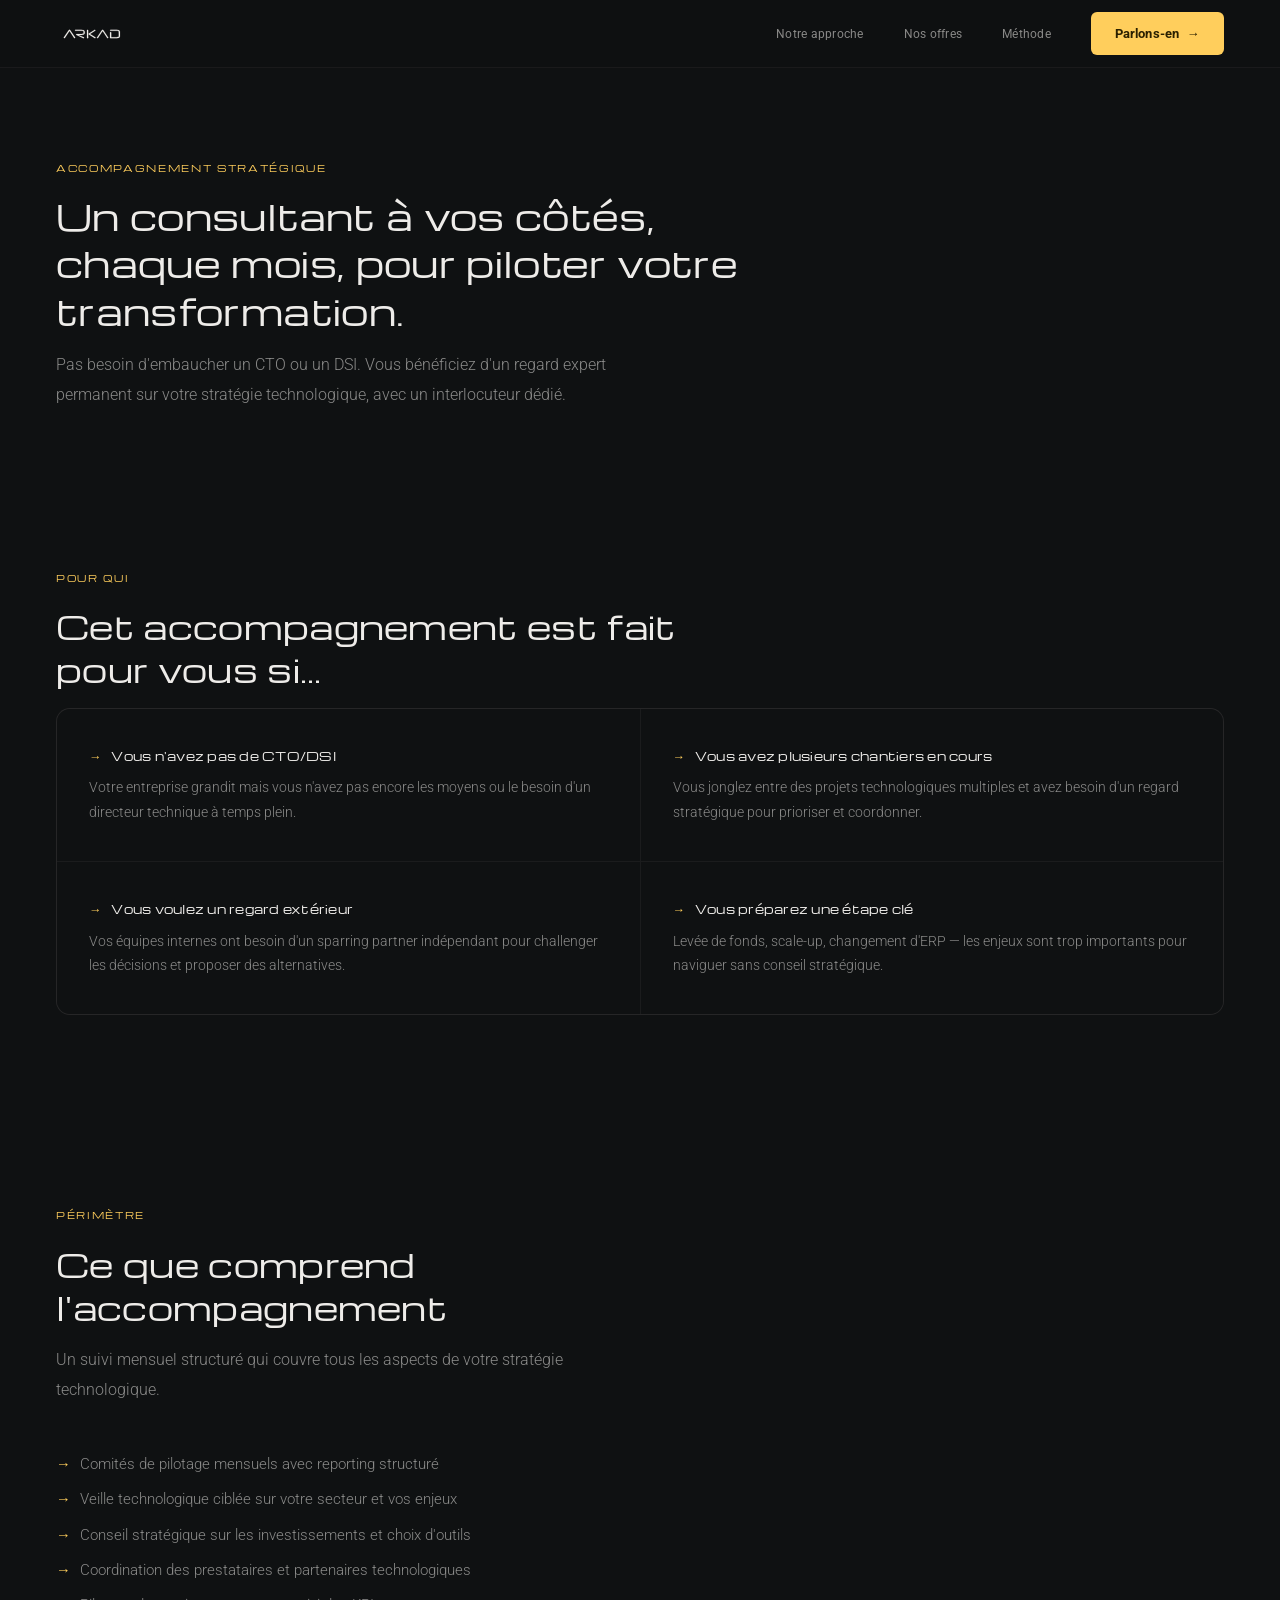
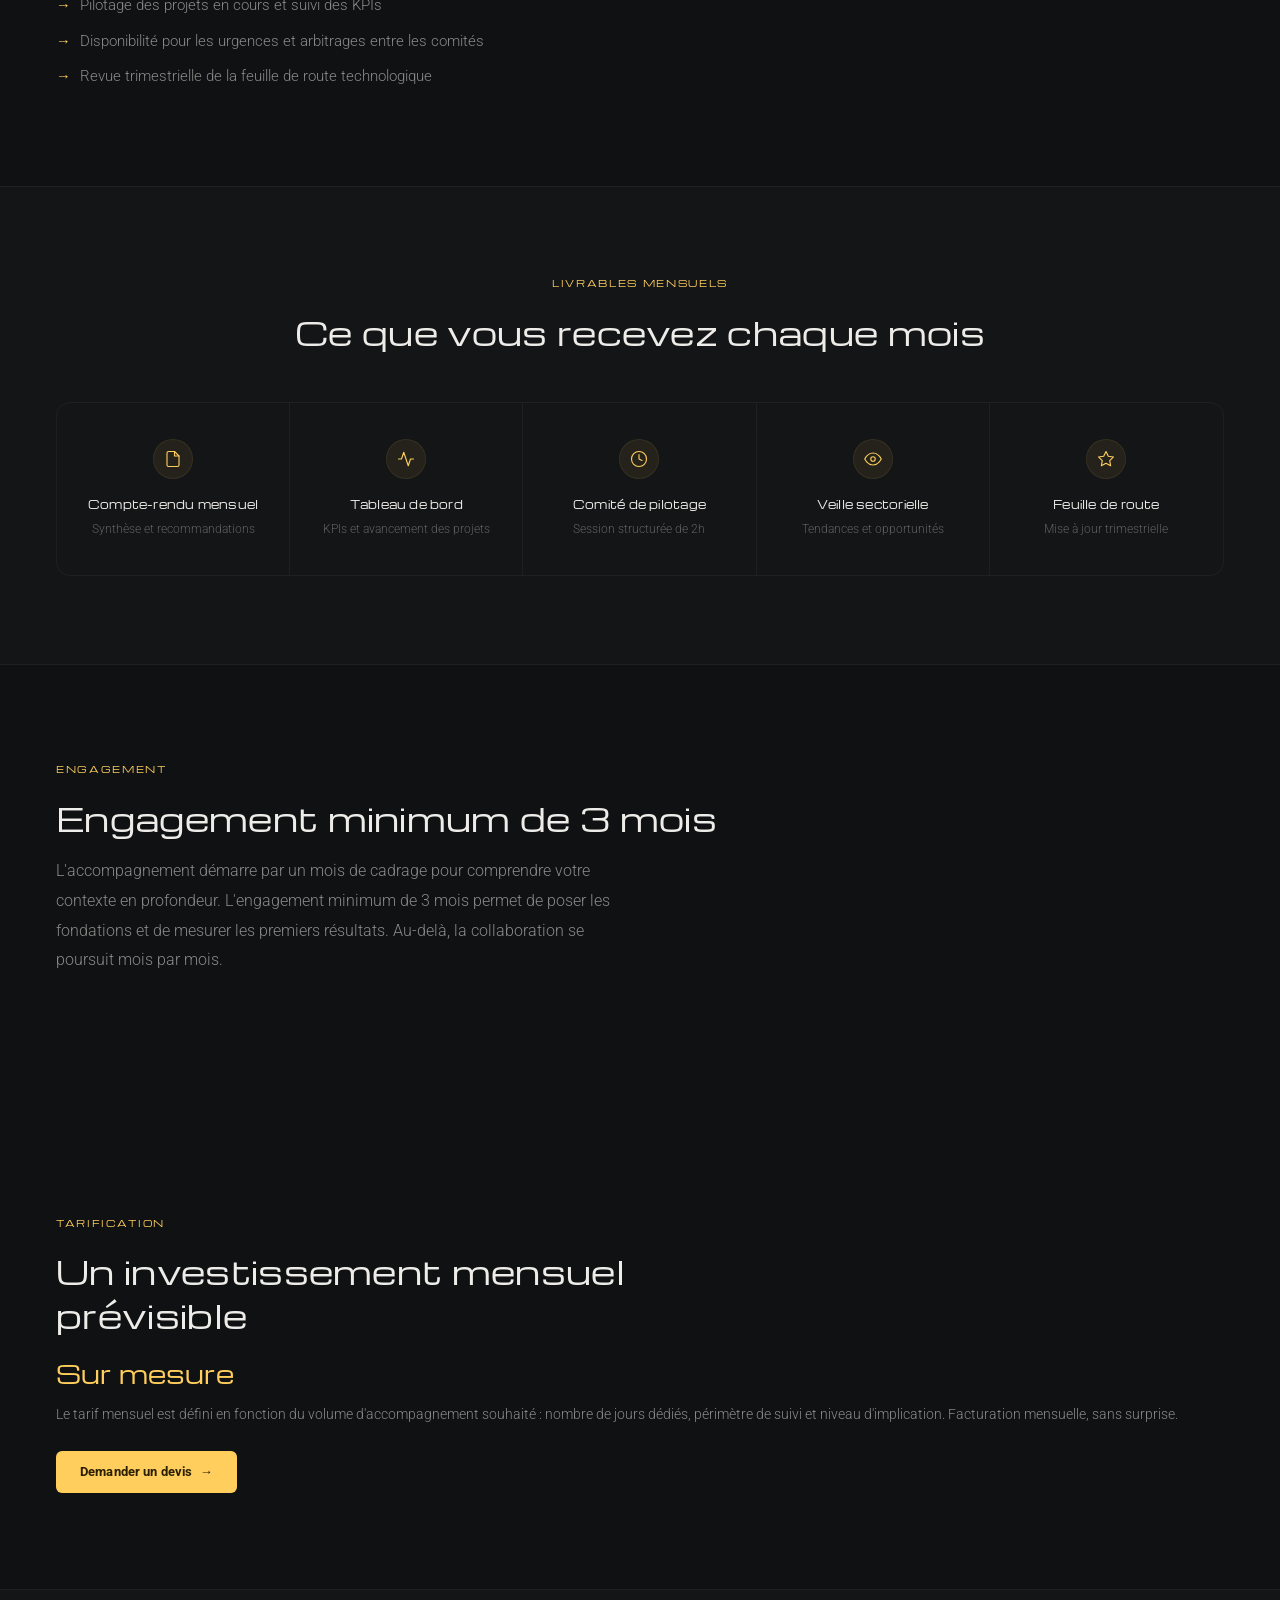
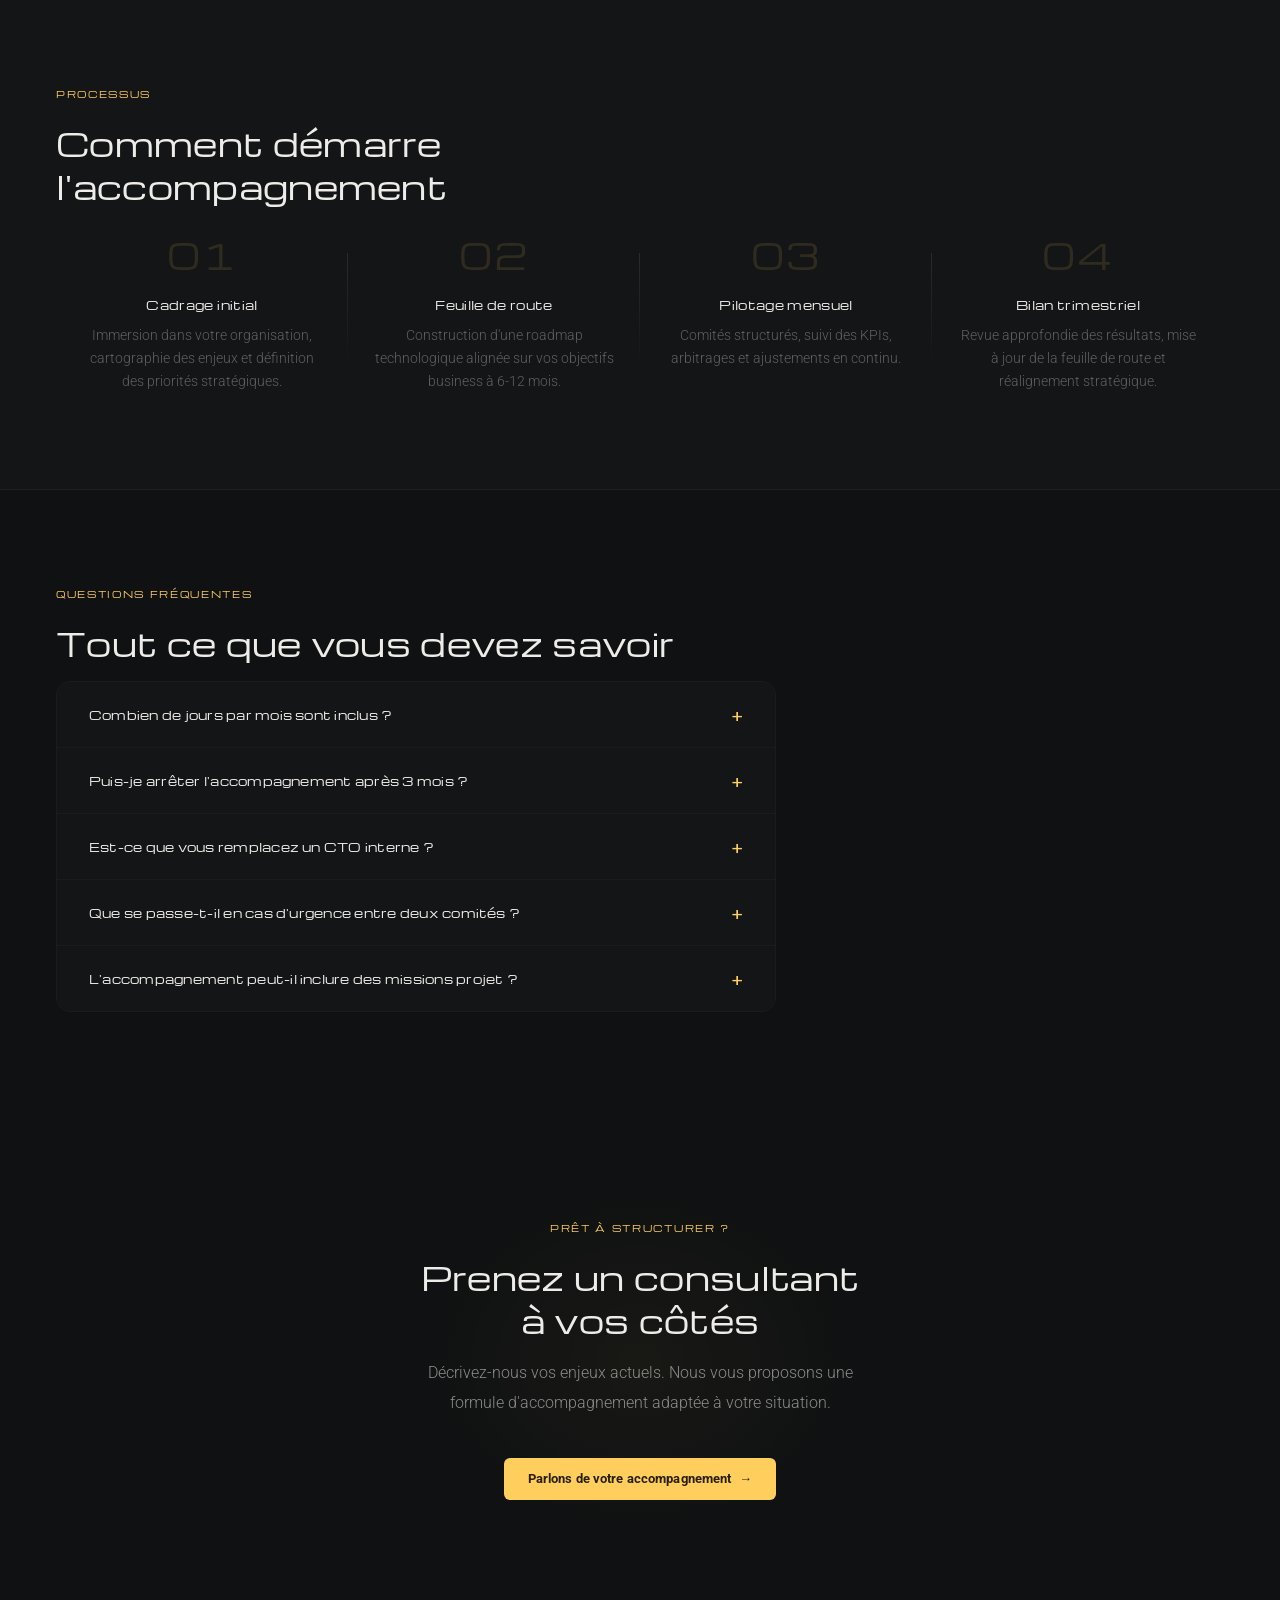
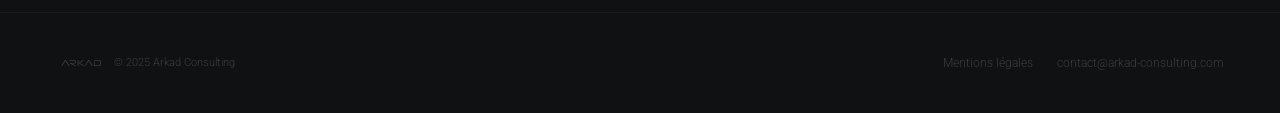
<file: accompagnement-strategique.html>
<!DOCTYPE html>
<html lang="fr">
<head>
  <meta charset="UTF-8">
  <meta name="viewport" content="width=device-width, initial-scale=1.0">
  <title>Accompagnement Stratégique Mensuel — Arkad Consulting</title>
  <meta name="description" content="Un consultant dédié chaque mois pour piloter votre transformation technologique. Suivi continu et amélioration permanente. Devis sur mesure.">
  <link rel="canonical" href="https://arkad-consulting.com/accompagnement-strategique.html">
  <!-- Open Graph -->
  <meta property="og:type" content="website">
  <meta property="og:url" content="https://arkad-consulting.com/accompagnement-strategique.html">
  <meta property="og:title" content="Accompagnement Stratégique Mensuel — Arkad Consulting">
  <meta property="og:description" content="Un consultant dédié chaque mois pour piloter votre transformation technologique. Suivi continu et amélioration permanente.">
  <meta property="og:image" content="https://arkad-consulting.com/assets/og-image.png">
  <meta property="og:image:width" content="1200">
  <meta property="og:image:height" content="630">
  <meta property="og:locale" content="fr_FR">
  <!-- Twitter Card -->
  <meta name="twitter:card" content="summary_large_image">
  <meta name="twitter:title" content="Accompagnement Stratégique Mensuel — Arkad Consulting">
  <meta name="twitter:description" content="Un consultant dédié chaque mois pour piloter votre transformation technologique. Suivi continu et amélioration permanente.">
  <meta name="twitter:image" content="https://arkad-consulting.com/assets/og-image.png">
  <!-- Favicon -->
  <link rel="icon" type="image/png" sizes="32x32" href="assets/favicon-32.png">
  <link rel="icon" type="image/png" sizes="192x192" href="assets/favicon-192.png">
  <link rel="apple-touch-icon" href="assets/apple-touch-icon.png">
  <meta name="theme-color" content="#0f1112">
  <!-- Fonts -->
  <link rel="preconnect" href="https://fonts.googleapis.com">
  <link rel="preconnect" href="https://fonts.gstatic.com" crossorigin>
  <link href="https://fonts.googleapis.com/css2?family=Michroma&family=Roboto:ital,wght@0,300;0,400;0,500;0,700;1,300&display=swap" rel="stylesheet">
  <link rel="stylesheet" href="css/main.css">
</head>
<body>

<!-- ====== Nav ====== -->
<nav class="nav" aria-label="Navigation principale">
  <a href="index.html" class="nav__logo">
    <svg class="nav__logo-icon" viewBox="0 0 500 139" fill="none" xmlns="http://www.w3.org/2000/svg">
      <path d="M93.7,49.18l-31.92,47.97c-.38.64-.85,1.09-1.41,1.34-.55.26-1.2.38-1.92.38-1.07,0-2.07-.35-3.01-1.06-.94-.7-1.41-1.63-1.41-2.78,0-.3.04-.64.13-1.02s.28-.77.58-1.15l-.06.06,33.39-49.96c.68-1.02,1.5-1.8,2.46-2.33.96-.53,1.97-.8,3.04-.8.98,0,1.97.26,2.97.77s1.87,1.3,2.59,2.37l33.46,49.83h-.06c.6.85.89,1.62.89,2.3,0,1.11-.46,2-1.38,2.69-.92.68-1.91,1.02-2.97,1.02-.68,0-1.34-.15-1.98-.45-.64-.3-1.15-.77-1.54-1.41v.06l-31.85-47.85Z" fill="#eeece9" stroke="#eeece9" stroke-linecap="round" stroke-linejoin="round"/>
      <path d="M191.49,55.1c0-4.99-4.71-7.48-14.14-7.48h-42.47c-2.43,0-3.65-1.11-3.65-3.33,0-2.43,1.21-3.65,3.65-3.65h41.13c16.03,0,24.05,4.99,24.05,14.97v6.27c0,9.21-7.38,13.82-22.13,13.82h-22.13l37.61,16.12c.68.3,1.17.73,1.47,1.28.3.55.45,1.13.45,1.73,0,1.02-.35,1.99-1.06,2.91-.7.92-1.59,1.38-2.65,1.38-.47,0-.96-.13-1.47-.38l-48.04-22.13c-.73-.3-1.28-.77-1.66-1.41-.38-.64-.58-1.32-.58-2.05,0-1.07.4-2.05,1.22-2.94.81-.9,1.96-1.34,3.45-1.34h34.22c8.49,0,12.73-2.07,12.73-6.2v-7.55Z" fill="#eeece9" stroke="#eeece9" stroke-linecap="round" stroke-linejoin="round"/>
      <path d="M223.67,95.52c0,2.43-1.39,3.65-4.16,3.65s-4.29-1.21-4.29-3.65v-51.62c0-2.39,1.45-3.58,4.35-3.58,2.73,0,4.09,1.19,4.09,3.58v51.62ZM237.04,69.17l36.27,22.9c.6.34,1.01.79,1.25,1.34.23.55.37,1.09.42,1.6,0,.98-.36,1.89-1.09,2.72-.73.83-1.58,1.25-2.56,1.25-.68,0-1.28-.17-1.79-.51l-41.51-26.1c-1.02-.6-1.54-1.54-1.54-2.81,0-.72.11-1.36.32-1.92.21-.55.62-1,1.21-1.34l39.4-25.46c.6-.43,1.24-.64,1.92-.64.55,0,1.1.13,1.63.38s1,.59,1.41.99c.4.41.72.85.96,1.34.23.49.35.99.35,1.5,0,1.02-.57,1.88-1.73,2.56l-34.92,22.2Z" fill="#eeece9" stroke="#eeece9" stroke-linecap="round" stroke-linejoin="round"/>
      <path d="M324.03,49.4l-31.92,47.97c-.38.64-.85,1.09-1.41,1.34-.56.26-1.2.38-1.92.38-1.07,0-2.07-.35-3.01-1.06-.94-.7-1.41-1.63-1.41-2.78,0-.3.04-.64.13-1.02.08-.38.28-.77.58-1.15l-.06.06,33.39-49.96c.68-1.02,1.5-1.8,2.46-2.33.96-.53,1.97-.8,3.04-.8.98,0,1.97.26,2.97.77,1,.51,1.86,1.3,2.59,2.37l33.45,49.83h-.06c.6.85.89,1.62.89,2.3,0,1.11-.46,2-1.38,2.69-.92.68-1.91,1.02-2.97,1.02-.68,0-1.34-.15-1.98-.45-.64-.3-1.15-.77-1.54-1.41v.06l-31.86-47.85Z" fill="#eeece9" stroke="#eeece9" stroke-linecap="round" stroke-linejoin="round"/>
      <path d="M436.22,55.03c0-4.95-4.67-7.42-14.01-7.42h-43.37c-2.39,0-3.58-1.11-3.58-3.33,0-2.43,1.19-3.65,3.58-3.65h43.56c14.92,0,22.39,4.8,22.39,14.39v28.46c0,10.19-7.53,15.29-22.58,15.29h-44.13c-1.88,0-2.81-.98-2.81-2.94v-36.14c0-2.64,1.45-3.97,4.35-3.97s4.41,1.32,4.41,3.97v32.11h37.99c9.47,0,14.2-2.77,14.2-8.32v-28.46Z" fill="#eeece9" stroke="#eeece9" stroke-linecap="round" stroke-linejoin="round"/>
    </svg>
  </a>
  <div class="nav__links">
    <a href="index.html#approche" class="nav__link">Notre approche</a>
    <a href="index.html#offres" class="nav__link">Nos offres</a>
    <a href="index.html#methode" class="nav__link">Méthode</a>
    <a href="index.html#contact" class="btn btn--primary">Parlons-en <span class="btn__arrow">→</span></a>
  </div>
</nav>

<main>

  <!-- ====== Service Hero ====== -->
  <section class="service-hero">
    <div class="container">
      <div class="section__eyebrow reveal">Accompagnement Stratégique</div>
      <h1 class="section__title reveal">Un consultant à vos côtés, chaque mois, pour piloter votre transformation.</h1>
      <p class="section__desc reveal">
        Pas besoin d'embaucher un CTO ou un DSI. Vous bénéficiez d'un regard expert permanent sur votre stratégie technologique, avec un interlocuteur dédié.
      </p>
    </div>
  </section>

  <!-- ====== Pour qui ====== -->
  <section class="section">
    <div class="container">
      <div class="section__eyebrow reveal">Pour qui</div>
      <h2 class="section__title reveal">Cet accompagnement est fait pour vous si...</h2>
      <div class="why__grid reveal">
        <div class="why__item">
          <h4><span class="why__arrow">→</span> Vous n'avez pas de CTO/DSI</h4>
          <p>Votre entreprise grandit mais vous n'avez pas encore les moyens ou le besoin d'un directeur technique à temps plein.</p>
        </div>
        <div class="why__item">
          <h4><span class="why__arrow">→</span> Vous avez plusieurs chantiers en cours</h4>
          <p>Vous jonglez entre des projets technologiques multiples et avez besoin d'un regard stratégique pour prioriser et coordonner.</p>
        </div>
        <div class="why__item">
          <h4><span class="why__arrow">→</span> Vous voulez un regard extérieur</h4>
          <p>Vos équipes internes ont besoin d'un sparring partner indépendant pour challenger les décisions et proposer des alternatives.</p>
        </div>
        <div class="why__item">
          <h4><span class="why__arrow">→</span> Vous préparez une étape clé</h4>
          <p>Levée de fonds, scale-up, changement d'ERP — les enjeux sont trop importants pour naviguer sans conseil stratégique.</p>
        </div>
      </div>
    </div>
  </section>

  <!-- ====== Périmètre ====== -->
  <section class="section service-content">
    <div class="container">
      <div class="section__eyebrow reveal">Périmètre</div>
      <h2 class="section__title reveal">Ce que comprend l'accompagnement</h2>
      <p class="section__desc reveal">Un suivi mensuel structuré qui couvre tous les aspects de votre stratégie technologique.</p>
      <ul class="reveal">
        <li>Comités de pilotage mensuels avec reporting structuré</li>
        <li>Veille technologique ciblée sur votre secteur et vos enjeux</li>
        <li>Conseil stratégique sur les investissements et choix d'outils</li>
        <li>Coordination des prestataires et partenaires technologiques</li>
        <li>Pilotage des projets en cours et suivi des KPIs</li>
        <li>Disponibilité pour les urgences et arbitrages entre les comités</li>
        <li>Revue trimestrielle de la feuille de route technologique</li>
      </ul>
    </div>
  </section>

  <!-- ====== Livrables ====== -->
  <section class="impact">
    <div class="container">
      <div class="impact__header">
        <div class="section__eyebrow reveal">Livrables mensuels</div>
        <h2 class="section__title reveal">Ce que vous recevez chaque mois</h2>
      </div>
      <div class="impact__grid reveal">
        <div class="impact__item">
          <div class="impact__icon">
            <svg width="18" height="18" viewBox="0 0 24 24" fill="none" stroke="currentColor" stroke-width="1.5" stroke-linecap="round" stroke-linejoin="round"><path d="M14 2H6a2 2 0 0 0-2 2v16a2 2 0 0 0 2 2h12a2 2 0 0 0 2-2V8z"/><polyline points="14 2 14 8 20 8"/></svg>
          </div>
          <h4>Compte-rendu mensuel</h4>
          <p>Synthèse et recommandations</p>
        </div>
        <div class="impact__item">
          <div class="impact__icon">
            <svg width="18" height="18" viewBox="0 0 24 24" fill="none" stroke="currentColor" stroke-width="1.5" stroke-linecap="round" stroke-linejoin="round"><polyline points="22 12 18 12 15 21 9 3 6 12 2 12"/></svg>
          </div>
          <h4>Tableau de bord</h4>
          <p>KPIs et avancement des projets</p>
        </div>
        <div class="impact__item">
          <div class="impact__icon">
            <svg width="18" height="18" viewBox="0 0 24 24" fill="none" stroke="currentColor" stroke-width="1.5" stroke-linecap="round" stroke-linejoin="round"><circle cx="12" cy="12" r="10"/><polyline points="12 6 12 12 16 14"/></svg>
          </div>
          <h4>Comité de pilotage</h4>
          <p>Session structurée de 2h</p>
        </div>
        <div class="impact__item">
          <div class="impact__icon">
            <svg width="18" height="18" viewBox="0 0 24 24" fill="none" stroke="currentColor" stroke-width="1.5" stroke-linecap="round" stroke-linejoin="round"><path d="M1 12s4-8 11-8 11 8 11 8-4 8-11 8-11-8-11-8z"/><circle cx="12" cy="12" r="3"/></svg>
          </div>
          <h4>Veille sectorielle</h4>
          <p>Tendances et opportunités</p>
        </div>
        <div class="impact__item">
          <div class="impact__icon">
            <svg width="18" height="18" viewBox="0 0 24 24" fill="none" stroke="currentColor" stroke-width="1.5" stroke-linecap="round" stroke-linejoin="round"><polygon points="12 2 15.09 8.26 22 9.27 17 14.14 18.18 21.02 12 17.77 5.82 21.02 7 14.14 2 9.27 8.91 8.26 12 2"/></svg>
          </div>
          <h4>Feuille de route</h4>
          <p>Mise à jour trimestrielle</p>
        </div>
      </div>
    </div>
  </section>

  <!-- ====== Délais ====== -->
  <section class="section">
    <div class="container">
      <div class="section__eyebrow reveal">Engagement</div>
      <h2 class="section__title reveal">Engagement minimum de 3 mois</h2>
      <p class="section__desc reveal">
        L'accompagnement démarre par un mois de cadrage pour comprendre votre contexte en profondeur. L'engagement minimum de 3 mois permet de poser les fondations et de mesurer les premiers résultats. Au-delà, la collaboration se poursuit mois par mois.
      </p>
    </div>
  </section>

  <!-- ====== Tarification ====== -->
  <section class="section service-content">
    <div class="container">
      <div class="section__eyebrow reveal">Tarification</div>
      <h2 class="section__title reveal">Un investissement mensuel prévisible</h2>
      <div class="reveal">
        <div class="pricing-highlight">Sur mesure</div>
        <p class="pricing-detail">Le tarif mensuel est défini en fonction du volume d'accompagnement souhaité : nombre de jours dédiés, périmètre de suivi et niveau d'implication. Facturation mensuelle, sans surprise.</p>
        <a href="index.html#contact" class="btn btn--primary" style="margin-top:1.5rem">Demander un devis <span class="btn__arrow">→</span></a>
      </div>
    </div>
  </section>

  <!-- ====== Processus ====== -->
  <section class="section process">
    <div class="container">
      <div class="section__eyebrow reveal">Processus</div>
      <h2 class="section__title reveal">Comment démarre l'accompagnement</h2>
      <div class="process__grid reveal">
        <div class="process__step">
          <div class="process__num">01</div>
          <h4>Cadrage initial</h4>
          <p>Immersion dans votre organisation, cartographie des enjeux et définition des priorités stratégiques.</p>
        </div>
        <div class="process__step">
          <div class="process__num">02</div>
          <h4>Feuille de route</h4>
          <p>Construction d'une roadmap technologique alignée sur vos objectifs business à 6-12 mois.</p>
        </div>
        <div class="process__step">
          <div class="process__num">03</div>
          <h4>Pilotage mensuel</h4>
          <p>Comités structurés, suivi des KPIs, arbitrages et ajustements en continu.</p>
        </div>
        <div class="process__step">
          <div class="process__num">04</div>
          <h4>Bilan trimestriel</h4>
          <p>Revue approfondie des résultats, mise à jour de la feuille de route et réalignement stratégique.</p>
        </div>
      </div>
    </div>
  </section>

  <!-- ====== FAQ ====== -->
  <section class="section">
    <div class="container">
      <div class="section__eyebrow reveal">Questions fréquentes</div>
      <h2 class="section__title reveal">Tout ce que vous devez savoir</h2>
      <div class="faq__list reveal">
        <div class="faq__item">
          <button class="faq__question">Combien de jours par mois sont inclus ?</button>
          <div class="faq__answer">
            <p>Le volume est défini ensemble selon vos besoins : de 1 à 4 jours par mois selon la formule choisie. Chaque formule inclut le comité de pilotage mensuel, le reporting et la disponibilité entre les sessions.</p>
          </div>
        </div>
        <div class="faq__item">
          <button class="faq__question">Puis-je arrêter l'accompagnement après 3 mois ?</button>
          <div class="faq__answer">
            <p>Oui. Après l'engagement initial de 3 mois, l'accompagnement se poursuit mois par mois avec un préavis d'un mois. Vous pouvez ajuster le volume ou arrêter librement.</p>
          </div>
        </div>
        <div class="faq__item">
          <button class="faq__question">Est-ce que vous remplacez un CTO interne ?</button>
          <div class="faq__answer">
            <p>Nous complétons votre équipe, pas la remplaçons. Si vous avez déjà un responsable technique, nous apportons un regard stratégique externe. Si vous n'en avez pas, nous jouons ce rôle de conseil en attendant.</p>
          </div>
        </div>
        <div class="faq__item">
          <button class="faq__question">Que se passe-t-il en cas d'urgence entre deux comités ?</button>
          <div class="faq__answer">
            <p>Chaque formule inclut une disponibilité entre les sessions pour les urgences et arbitrages. Nous nous engageons sur un temps de réponse de 24h ouvrées maximum.</p>
          </div>
        </div>
        <div class="faq__item">
          <button class="faq__question">L'accompagnement peut-il inclure des missions projet ?</button>
          <div class="faq__answer">
            <p>Oui. Si un projet identifié pendant l'accompagnement nécessite une mission dédiée, nous proposons un devis complémentaire avec des conditions préférentielles pour les clients en accompagnement.</p>
          </div>
        </div>
      </div>
    </div>
  </section>

  <!-- ====== CTA ====== -->
  <section class="cta">
    <div class="container">
      <div class="section__eyebrow reveal">Prêt à structurer ?</div>
      <h2 class="section__title reveal">Prenez un consultant<br>à vos côtés</h2>
      <p class="section__desc reveal">
        Décrivez-nous vos enjeux actuels. Nous vous proposons une formule d'accompagnement adaptée à votre situation.
      </p>
      <a href="index.html#contact" class="btn btn--primary reveal">Parlons de votre accompagnement <span class="btn__arrow">→</span></a>
    </div>
  </section>

</main>

<!-- ====== Footer ====== -->
<footer class="footer">
  <div class="footer__inner">
    <div class="footer__brand">
      <svg height="14" viewBox="0 0 500 139" fill="none" xmlns="http://www.w3.org/2000/svg">
        <path d="M93.7,49.18l-31.92,47.97c-.38.64-.85,1.09-1.41,1.34-.55.26-1.2.38-1.92.38-1.07,0-2.07-.35-3.01-1.06-.94-.7-1.41-1.63-1.41-2.78,0-.3.04-.64.13-1.02s.28-.77.58-1.15l-.06.06,33.39-49.96c.68-1.02,1.5-1.8,2.46-2.33.96-.53,1.97-.8,3.04-.8.98,0,1.97.26,2.97.77s1.87,1.3,2.59,2.37l33.46,49.83h-.06c.6.85.89,1.62.89,2.3,0,1.11-.46,2-1.38,2.69-.92.68-1.91,1.02-2.97,1.02-.68,0-1.34-.15-1.98-.45-.64-.3-1.15-.77-1.54-1.41v.06l-31.85-47.85Z" fill="rgba(238,236,233,0.2)" stroke="none"/><path d="M191.49,55.1c0-4.99-4.71-7.48-14.14-7.48h-42.47c-2.43,0-3.65-1.11-3.65-3.33,0-2.43,1.21-3.65,3.65-3.65h41.13c16.03,0,24.05,4.99,24.05,14.97v6.27c0,9.21-7.38,13.82-22.13,13.82h-22.13l37.61,16.12c.68.3,1.17.73,1.47,1.28.3.55.45,1.13.45,1.73,0,1.02-.35,1.99-1.06,2.91-.7.92-1.59,1.38-2.65,1.38-.47,0-.96-.13-1.47-.38l-48.04-22.13c-.73-.3-1.28-.77-1.66-1.41-.38-.64-.58-1.32-.58-2.05,0-1.07.4-2.05,1.22-2.94.81-.9,1.96-1.34,3.45-1.34h34.22c8.49,0,12.73-2.07,12.73-6.2v-7.55Z" fill="rgba(238,236,233,0.2)" stroke="none"/><path d="M223.67,95.52c0,2.43-1.39,3.65-4.16,3.65s-4.29-1.21-4.29-3.65v-51.62c0-2.39,1.45-3.58,4.35-3.58,2.73,0,4.09,1.19,4.09,3.58v51.62ZM237.04,69.17l36.27,22.9c.6.34,1.01.79,1.25,1.34.23.55.37,1.09.42,1.6,0,.98-.36,1.89-1.09,2.72-.73.83-1.58,1.25-2.56,1.25-.68,0-1.28-.17-1.79-.51l-41.51-26.1c-1.02-.6-1.54-1.54-1.54-2.81,0-.72.11-1.36.32-1.92.21-.55.62-1,1.21-1.34l39.4-25.46c.6-.43,1.24-.64,1.92-.64.55,0,1.1.13,1.63.38s1,.59,1.41.99c.4.41.72.85.96,1.34.23.49.35.99.35,1.5,0,1.02-.57,1.88-1.73,2.56l-34.92,22.2Z" fill="rgba(238,236,233,0.2)" stroke="none"/><path d="M324.03,49.4l-31.92,47.97c-.38.64-.85,1.09-1.41,1.34-.56.26-1.2.38-1.92.38-1.07,0-2.07-.35-3.01-1.06-.94-.7-1.41-1.63-1.41-2.78,0-.3.04-.64.13-1.02.08-.38.28-.77.58-1.15l-.06.06,33.39-49.96c.68-1.02,1.5-1.8,2.46-2.33.96-.53,1.97-.8,3.04-.8.98,0,1.97.26,2.97.77,1,.51,1.86,1.3,2.59,2.37l33.45,49.83h-.06c.6.85.89,1.62.89,2.3,0,1.11-.46,2-1.38,2.69-.92.68-1.91,1.02-2.97,1.02-.68,0-1.34-.15-1.98-.45-.64-.3-1.15-.77-1.54-1.41v.06l-31.86-47.85Z" fill="rgba(238,236,233,0.2)" stroke="none"/><path d="M436.22,55.03c0-4.95-4.67-7.42-14.01-7.42h-43.37c-2.39,0-3.58-1.11-3.58-3.33,0-2.43,1.19-3.65,3.58-3.65h43.56c14.92,0,22.39,4.8,22.39,14.39v28.46c0,10.19-7.53,15.29-22.58,15.29h-44.13c-1.88,0-2.81-.98-2.81-2.94v-36.14c0-2.64,1.45-3.97,4.35-3.97s4.41,1.32,4.41,3.97v32.11h37.99c9.47,0,14.2-2.77,14.2-8.32v-28.46Z" fill="rgba(238,236,233,0.2)" stroke="none"/>
      </svg>
      <span>© 2025 Arkad Consulting</span>
    </div>
    <div class="footer__links">
      <a href="mentions-legales.html" class="footer__link">Mentions légales</a>
      <a href="mailto:contact@arkad-consulting.com" class="footer__link">contact@arkad-consulting.com</a>
    </div>
  </div>
</footer>

<script type="application/ld+json">
{
  "@context": "https://schema.org",
  "@type": "Service",
  "name": "Accompagnement Stratégique Mensuel",
  "provider": {
    "@type": "ProfessionalService",
    "name": "Arkad Consulting",
    "url": "https://arkad-consulting.com"
  },
  "description": "Un consultant dédié chaque mois pour piloter votre transformation technologique. Suivi continu et amélioration permanente.",
  "url": "https://arkad-consulting.com/accompagnement-strategique.html",
}
</script>
<script src="js/main.js"></script>

</body>
</html>
</file>
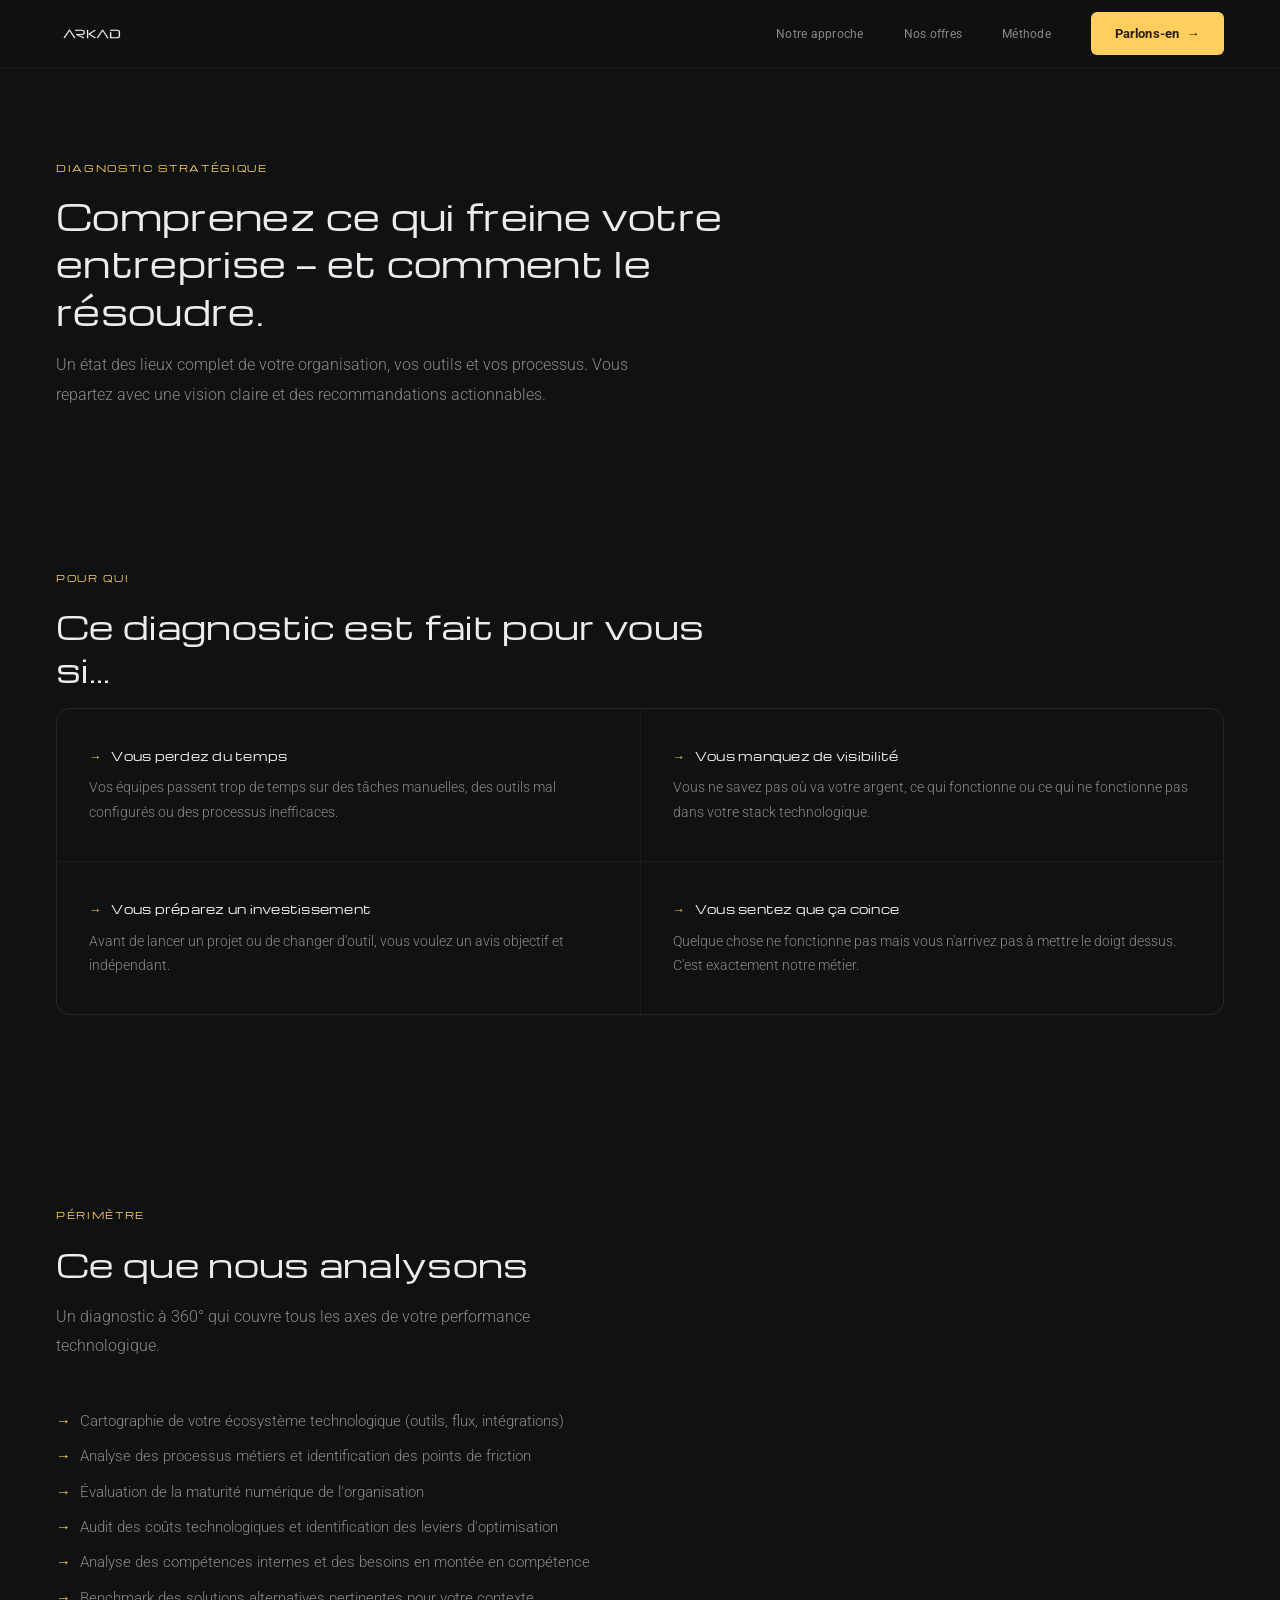
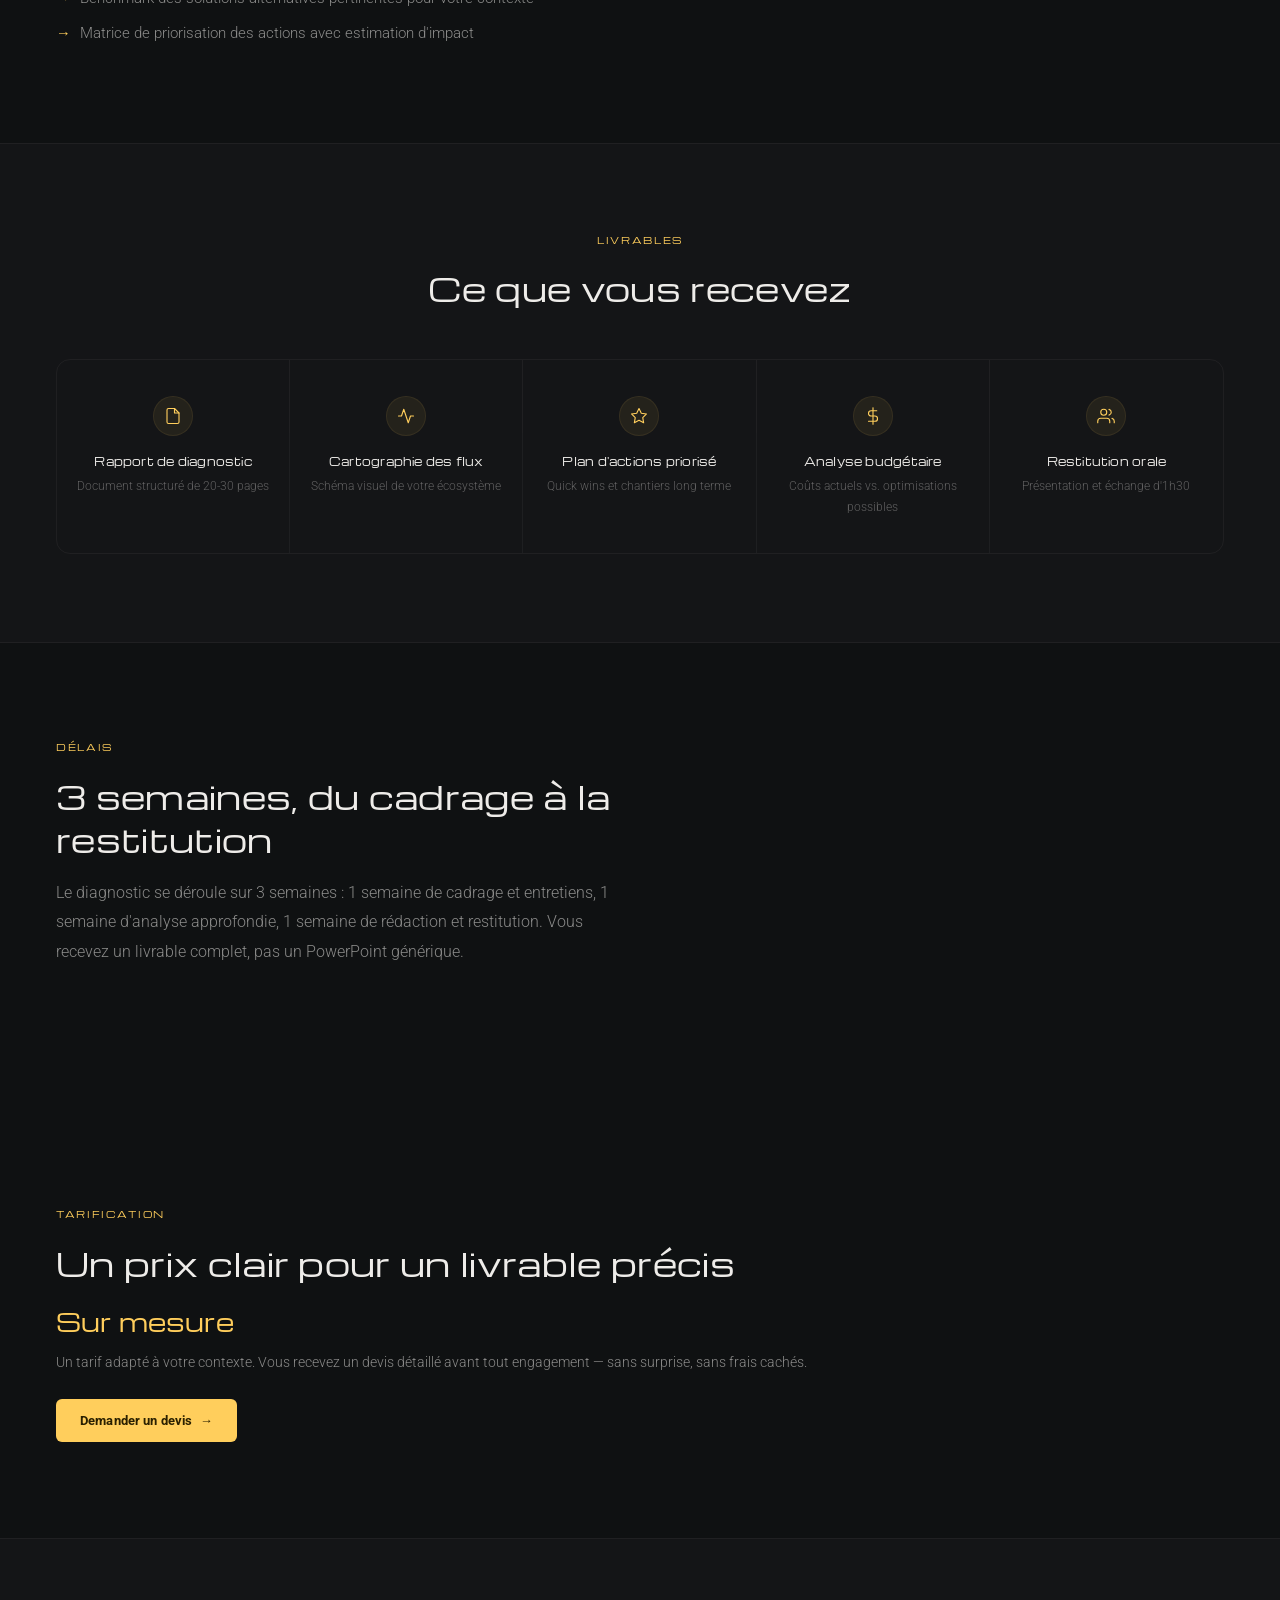
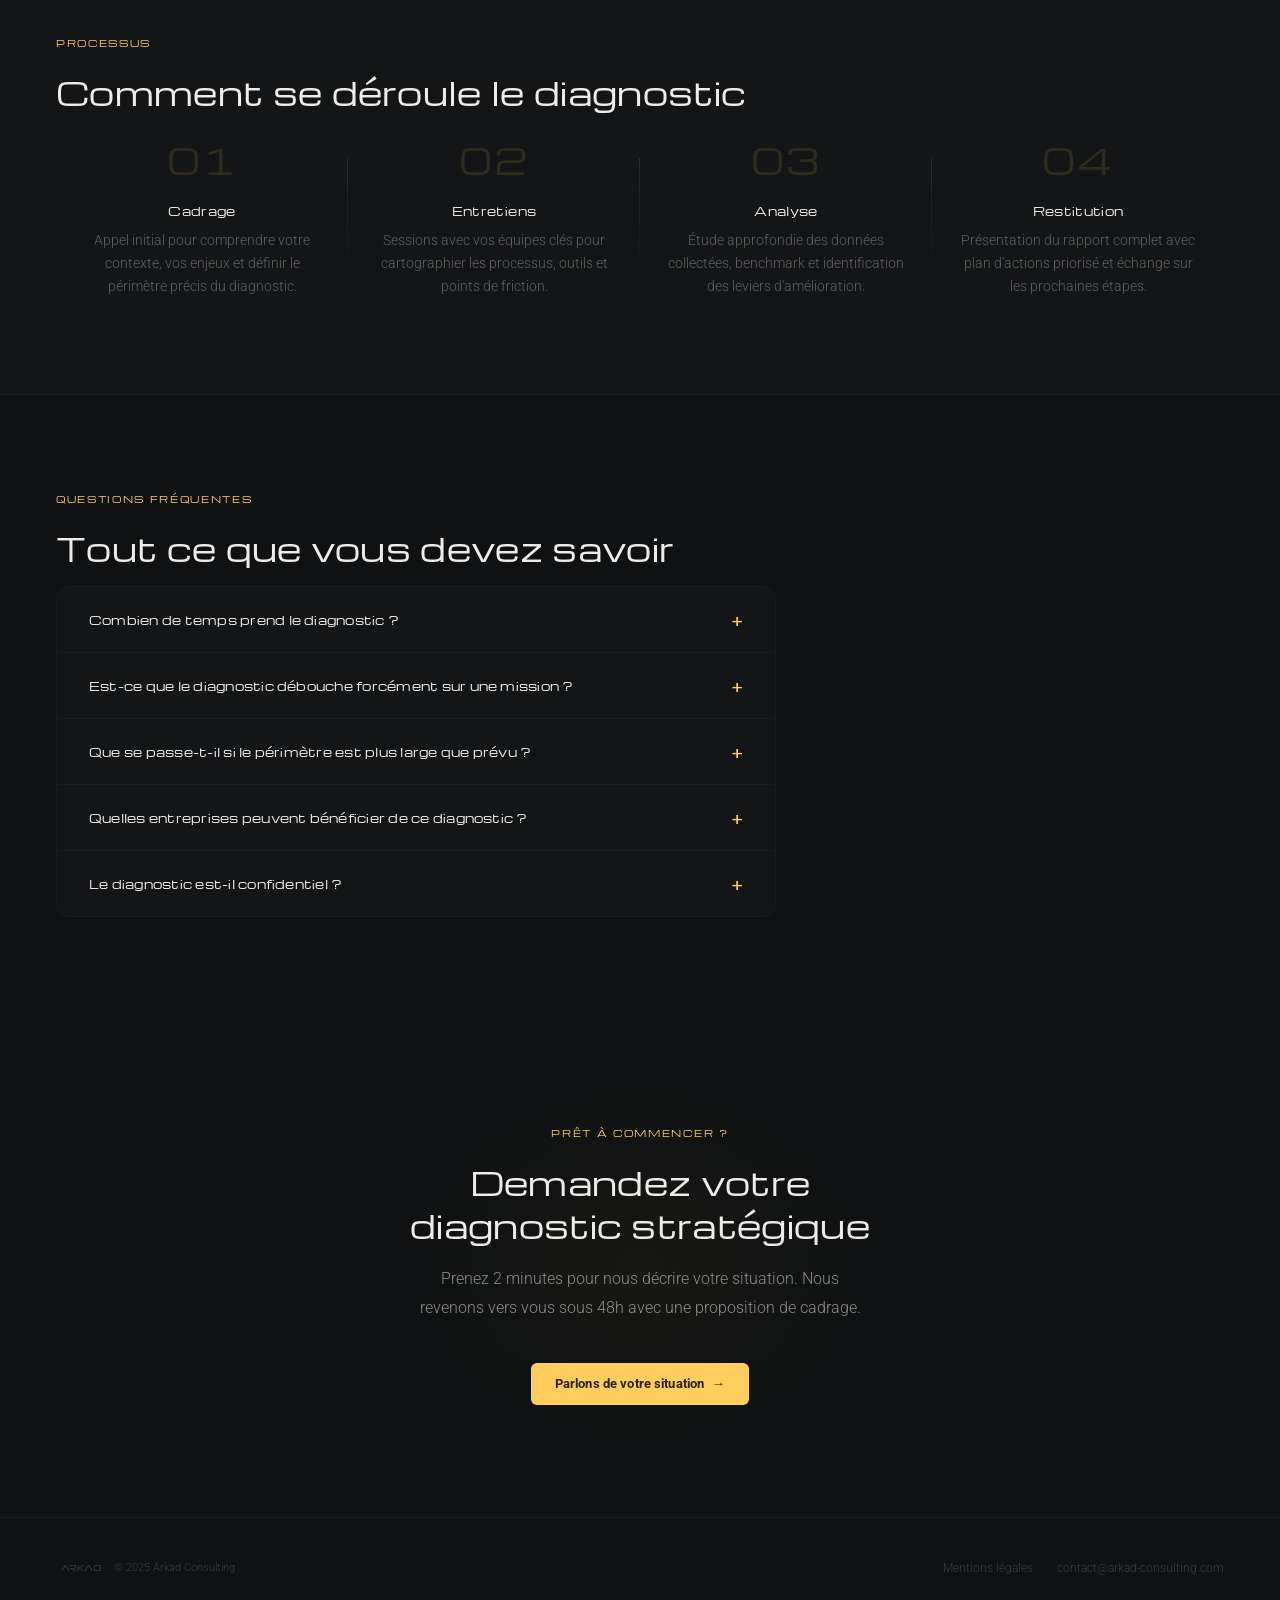
<file: diagnostic-strategique.html>
<!DOCTYPE html>
<html lang="fr">
<head>
  <meta charset="UTF-8">
  <meta name="viewport" content="width=device-width, initial-scale=1.0">
  <title>Diagnostic Stratégique — Arkad Consulting</title>
  <meta name="description" content="Un diagnostic complet de votre situation technologique et organisationnelle. Recommandations actionnables en 3 semaines. Devis sur mesure.">
  <link rel="canonical" href="https://arkad-consulting.com/diagnostic-strategique.html">
  <!-- Open Graph -->
  <meta property="og:type" content="website">
  <meta property="og:url" content="https://arkad-consulting.com/diagnostic-strategique.html">
  <meta property="og:title" content="Diagnostic Stratégique — Arkad Consulting">
  <meta property="og:description" content="Un diagnostic complet de votre situation technologique et organisationnelle. Recommandations actionnables en 3 semaines.">
  <meta property="og:image" content="https://arkad-consulting.com/assets/og-image.png">
  <meta property="og:image:width" content="1200">
  <meta property="og:image:height" content="630">
  <meta property="og:locale" content="fr_FR">
  <!-- Twitter Card -->
  <meta name="twitter:card" content="summary_large_image">
  <meta name="twitter:title" content="Diagnostic Stratégique — Arkad Consulting">
  <meta name="twitter:description" content="Un diagnostic complet de votre situation technologique et organisationnelle. Recommandations actionnables en 3 semaines.">
  <meta name="twitter:image" content="https://arkad-consulting.com/assets/og-image.png">
  <!-- Favicon -->
  <link rel="icon" type="image/png" sizes="32x32" href="assets/favicon-32.png">
  <link rel="icon" type="image/png" sizes="192x192" href="assets/favicon-192.png">
  <link rel="apple-touch-icon" href="assets/apple-touch-icon.png">
  <meta name="theme-color" content="#0f1112">
  <!-- Fonts -->
  <link rel="preconnect" href="https://fonts.googleapis.com">
  <link rel="preconnect" href="https://fonts.gstatic.com" crossorigin>
  <link href="https://fonts.googleapis.com/css2?family=Michroma&family=Roboto:ital,wght@0,300;0,400;0,500;0,700;1,300&display=swap" rel="stylesheet">
  <link rel="stylesheet" href="css/main.css">
</head>
<body>

<!-- ====== Nav ====== -->
<nav class="nav" aria-label="Navigation principale">
  <a href="index.html" class="nav__logo">
    <svg class="nav__logo-icon" viewBox="0 0 500 139" fill="none" xmlns="http://www.w3.org/2000/svg">
      <path d="M93.7,49.18l-31.92,47.97c-.38.64-.85,1.09-1.41,1.34-.55.26-1.2.38-1.92.38-1.07,0-2.07-.35-3.01-1.06-.94-.7-1.41-1.63-1.41-2.78,0-.3.04-.64.13-1.02s.28-.77.58-1.15l-.06.06,33.39-49.96c.68-1.02,1.5-1.8,2.46-2.33.96-.53,1.97-.8,3.04-.8.98,0,1.97.26,2.97.77s1.87,1.3,2.59,2.37l33.46,49.83h-.06c.6.85.89,1.62.89,2.3,0,1.11-.46,2-1.38,2.69-.92.68-1.91,1.02-2.97,1.02-.68,0-1.34-.15-1.98-.45-.64-.3-1.15-.77-1.54-1.41v.06l-31.85-47.85Z" fill="#eeece9" stroke="#eeece9" stroke-linecap="round" stroke-linejoin="round"/>
      <path d="M191.49,55.1c0-4.99-4.71-7.48-14.14-7.48h-42.47c-2.43,0-3.65-1.11-3.65-3.33,0-2.43,1.21-3.65,3.65-3.65h41.13c16.03,0,24.05,4.99,24.05,14.97v6.27c0,9.21-7.38,13.82-22.13,13.82h-22.13l37.61,16.12c.68.3,1.17.73,1.47,1.28.3.55.45,1.13.45,1.73,0,1.02-.35,1.99-1.06,2.91-.7.92-1.59,1.38-2.65,1.38-.47,0-.96-.13-1.47-.38l-48.04-22.13c-.73-.3-1.28-.77-1.66-1.41-.38-.64-.58-1.32-.58-2.05,0-1.07.4-2.05,1.22-2.94.81-.9,1.96-1.34,3.45-1.34h34.22c8.49,0,12.73-2.07,12.73-6.2v-7.55Z" fill="#eeece9" stroke="#eeece9" stroke-linecap="round" stroke-linejoin="round"/>
      <path d="M223.67,95.52c0,2.43-1.39,3.65-4.16,3.65s-4.29-1.21-4.29-3.65v-51.62c0-2.39,1.45-3.58,4.35-3.58,2.73,0,4.09,1.19,4.09,3.58v51.62ZM237.04,69.17l36.27,22.9c.6.34,1.01.79,1.25,1.34.23.55.37,1.09.42,1.6,0,.98-.36,1.89-1.09,2.72-.73.83-1.58,1.25-2.56,1.25-.68,0-1.28-.17-1.79-.51l-41.51-26.1c-1.02-.6-1.54-1.54-1.54-2.81,0-.72.11-1.36.32-1.92.21-.55.62-1,1.21-1.34l39.4-25.46c.6-.43,1.24-.64,1.92-.64.55,0,1.1.13,1.63.38s1,.59,1.41.99c.4.41.72.85.96,1.34.23.49.35.99.35,1.5,0,1.02-.57,1.88-1.73,2.56l-34.92,22.2Z" fill="#eeece9" stroke="#eeece9" stroke-linecap="round" stroke-linejoin="round"/>
      <path d="M324.03,49.4l-31.92,47.97c-.38.64-.85,1.09-1.41,1.34-.56.26-1.2.38-1.92.38-1.07,0-2.07-.35-3.01-1.06-.94-.7-1.41-1.63-1.41-2.78,0-.3.04-.64.13-1.02.08-.38.28-.77.58-1.15l-.06.06,33.39-49.96c.68-1.02,1.5-1.8,2.46-2.33.96-.53,1.97-.8,3.04-.8.98,0,1.97.26,2.97.77,1,.51,1.86,1.3,2.59,2.37l33.45,49.83h-.06c.6.85.89,1.62.89,2.3,0,1.11-.46,2-1.38,2.69-.92.68-1.91,1.02-2.97,1.02-.68,0-1.34-.15-1.98-.45-.64-.3-1.15-.77-1.54-1.41v.06l-31.86-47.85Z" fill="#eeece9" stroke="#eeece9" stroke-linecap="round" stroke-linejoin="round"/>
      <path d="M436.22,55.03c0-4.95-4.67-7.42-14.01-7.42h-43.37c-2.39,0-3.58-1.11-3.58-3.33,0-2.43,1.19-3.65,3.58-3.65h43.56c14.92,0,22.39,4.8,22.39,14.39v28.46c0,10.19-7.53,15.29-22.58,15.29h-44.13c-1.88,0-2.81-.98-2.81-2.94v-36.14c0-2.64,1.45-3.97,4.35-3.97s4.41,1.32,4.41,3.97v32.11h37.99c9.47,0,14.2-2.77,14.2-8.32v-28.46Z" fill="#eeece9" stroke="#eeece9" stroke-linecap="round" stroke-linejoin="round"/>
    </svg>
  </a>
  <div class="nav__links">
    <a href="index.html#approche" class="nav__link">Notre approche</a>
    <a href="index.html#offres" class="nav__link">Nos offres</a>
    <a href="index.html#methode" class="nav__link">Méthode</a>
    <a href="index.html#contact" class="btn btn--primary">Parlons-en <span class="btn__arrow">→</span></a>
  </div>
</nav>

<main>

  <!-- ====== Service Hero ====== -->
  <section class="service-hero">
    <div class="container">
      <div class="section__eyebrow reveal">Diagnostic Stratégique</div>
      <h1 class="section__title reveal">Comprenez ce qui freine votre entreprise — et comment le résoudre.</h1>
      <p class="section__desc reveal">
        Un état des lieux complet de votre organisation, vos outils et vos processus. Vous repartez avec une vision claire et des recommandations actionnables.
      </p>
    </div>
  </section>

  <!-- ====== Pour qui ====== -->
  <section class="section">
    <div class="container">
      <div class="section__eyebrow reveal">Pour qui</div>
      <h2 class="section__title reveal">Ce diagnostic est fait pour vous si...</h2>
      <div class="why__grid reveal">
        <div class="why__item">
          <h4><span class="why__arrow">→</span> Vous perdez du temps</h4>
          <p>Vos équipes passent trop de temps sur des tâches manuelles, des outils mal configurés ou des processus inefficaces.</p>
        </div>
        <div class="why__item">
          <h4><span class="why__arrow">→</span> Vous manquez de visibilité</h4>
          <p>Vous ne savez pas où va votre argent, ce qui fonctionne ou ce qui ne fonctionne pas dans votre stack technologique.</p>
        </div>
        <div class="why__item">
          <h4><span class="why__arrow">→</span> Vous préparez un investissement</h4>
          <p>Avant de lancer un projet ou de changer d'outil, vous voulez un avis objectif et indépendant.</p>
        </div>
        <div class="why__item">
          <h4><span class="why__arrow">→</span> Vous sentez que ça coince</h4>
          <p>Quelque chose ne fonctionne pas mais vous n'arrivez pas à mettre le doigt dessus. C'est exactement notre métier.</p>
        </div>
      </div>
    </div>
  </section>

  <!-- ====== Périmètre ====== -->
  <section class="section service-content">
    <div class="container">
      <div class="section__eyebrow reveal">Périmètre</div>
      <h2 class="section__title reveal">Ce que nous analysons</h2>
      <p class="section__desc reveal">Un diagnostic à 360° qui couvre tous les axes de votre performance technologique.</p>
      <ul class="reveal">
        <li>Cartographie de votre écosystème technologique (outils, flux, intégrations)</li>
        <li>Analyse des processus métiers et identification des points de friction</li>
        <li>Évaluation de la maturité numérique de l'organisation</li>
        <li>Audit des coûts technologiques et identification des leviers d'optimisation</li>
        <li>Analyse des compétences internes et des besoins en montée en compétence</li>
        <li>Benchmark des solutions alternatives pertinentes pour votre contexte</li>
        <li>Matrice de priorisation des actions avec estimation d'impact</li>
      </ul>
    </div>
  </section>

  <!-- ====== Livrables ====== -->
  <section class="impact">
    <div class="container">
      <div class="impact__header">
        <div class="section__eyebrow reveal">Livrables</div>
        <h2 class="section__title reveal">Ce que vous recevez</h2>
      </div>
      <div class="impact__grid reveal">
        <div class="impact__item">
          <div class="impact__icon">
            <svg width="18" height="18" viewBox="0 0 24 24" fill="none" stroke="currentColor" stroke-width="1.5" stroke-linecap="round" stroke-linejoin="round"><path d="M14 2H6a2 2 0 0 0-2 2v16a2 2 0 0 0 2 2h12a2 2 0 0 0 2-2V8z"/><polyline points="14 2 14 8 20 8"/></svg>
          </div>
          <h4>Rapport de diagnostic</h4>
          <p>Document structuré de 20-30 pages</p>
        </div>
        <div class="impact__item">
          <div class="impact__icon">
            <svg width="18" height="18" viewBox="0 0 24 24" fill="none" stroke="currentColor" stroke-width="1.5" stroke-linecap="round" stroke-linejoin="round"><polyline points="22 12 18 12 15 21 9 3 6 12 2 12"/></svg>
          </div>
          <h4>Cartographie des flux</h4>
          <p>Schéma visuel de votre écosystème</p>
        </div>
        <div class="impact__item">
          <div class="impact__icon">
            <svg width="18" height="18" viewBox="0 0 24 24" fill="none" stroke="currentColor" stroke-width="1.5" stroke-linecap="round" stroke-linejoin="round"><polygon points="12 2 15.09 8.26 22 9.27 17 14.14 18.18 21.02 12 17.77 5.82 21.02 7 14.14 2 9.27 8.91 8.26 12 2"/></svg>
          </div>
          <h4>Plan d'actions priorisé</h4>
          <p>Quick wins et chantiers long terme</p>
        </div>
        <div class="impact__item">
          <div class="impact__icon">
            <svg width="18" height="18" viewBox="0 0 24 24" fill="none" stroke="currentColor" stroke-width="1.5" stroke-linecap="round" stroke-linejoin="round"><line x1="12" y1="1" x2="12" y2="23"/><path d="M17 5H9.5a3.5 3.5 0 0 0 0 7h5a3.5 3.5 0 0 1 0 7H6"/></svg>
          </div>
          <h4>Analyse budgétaire</h4>
          <p>Coûts actuels vs. optimisations possibles</p>
        </div>
        <div class="impact__item">
          <div class="impact__icon">
            <svg width="18" height="18" viewBox="0 0 24 24" fill="none" stroke="currentColor" stroke-width="1.5" stroke-linecap="round" stroke-linejoin="round"><path d="M17 21v-2a4 4 0 0 0-4-4H5a4 4 0 0 0-4 4v2"/><circle cx="9" cy="7" r="4"/><path d="M23 21v-2a4 4 0 0 0-3-3.87"/><path d="M16 3.13a4 4 0 0 1 0 7.75"/></svg>
          </div>
          <h4>Restitution orale</h4>
          <p>Présentation et échange d'1h30</p>
        </div>
      </div>
    </div>
  </section>

  <!-- ====== Délais ====== -->
  <section class="section">
    <div class="container">
      <div class="section__eyebrow reveal">Délais</div>
      <h2 class="section__title reveal">3 semaines, du cadrage à la restitution</h2>
      <p class="section__desc reveal">
        Le diagnostic se déroule sur 3 semaines : 1 semaine de cadrage et entretiens, 1 semaine d'analyse approfondie, 1 semaine de rédaction et restitution. Vous recevez un livrable complet, pas un PowerPoint générique.
      </p>
    </div>
  </section>

  <!-- ====== Tarification ====== -->
  <section class="section service-content">
    <div class="container">
      <div class="section__eyebrow reveal">Tarification</div>
      <h2 class="section__title reveal">Un prix clair pour un livrable précis</h2>
      <div class="reveal">
        <div class="pricing-highlight">Sur mesure</div>
        <p class="pricing-detail">Un tarif adapté à votre contexte. Vous recevez un devis détaillé avant tout engagement — sans surprise, sans frais cachés.</p>
        <a href="index.html#contact" class="btn btn--primary" style="margin-top:1.5rem">Demander un devis <span class="btn__arrow">→</span></a>
      </div>
    </div>
  </section>

  <!-- ====== Processus ====== -->
  <section class="section process">
    <div class="container">
      <div class="section__eyebrow reveal">Processus</div>
      <h2 class="section__title reveal">Comment se déroule le diagnostic</h2>
      <div class="process__grid reveal">
        <div class="process__step">
          <div class="process__num">01</div>
          <h4>Cadrage</h4>
          <p>Appel initial pour comprendre votre contexte, vos enjeux et définir le périmètre précis du diagnostic.</p>
        </div>
        <div class="process__step">
          <div class="process__num">02</div>
          <h4>Entretiens</h4>
          <p>Sessions avec vos équipes clés pour cartographier les processus, outils et points de friction.</p>
        </div>
        <div class="process__step">
          <div class="process__num">03</div>
          <h4>Analyse</h4>
          <p>Étude approfondie des données collectées, benchmark et identification des leviers d'amélioration.</p>
        </div>
        <div class="process__step">
          <div class="process__num">04</div>
          <h4>Restitution</h4>
          <p>Présentation du rapport complet avec plan d'actions priorisé et échange sur les prochaines étapes.</p>
        </div>
      </div>
    </div>
  </section>

  <!-- ====== FAQ ====== -->
  <section class="section">
    <div class="container">
      <div class="section__eyebrow reveal">Questions fréquentes</div>
      <h2 class="section__title reveal">Tout ce que vous devez savoir</h2>
      <div class="faq__list reveal">
        <div class="faq__item">
          <button class="faq__question">Combien de temps prend le diagnostic ?</button>
          <div class="faq__answer">
            <p>Le diagnostic se déroule sur 3 semaines du cadrage à la restitution. Nous avons besoin de quelques heures de disponibilité de vos équipes clés durant la première semaine pour les entretiens.</p>
          </div>
        </div>
        <div class="faq__item">
          <button class="faq__question">Est-ce que le diagnostic débouche forcément sur une mission ?</button>
          <div class="faq__answer">
            <p>Non. Le diagnostic est un livrable autonome. Vous repartez avec un rapport complet et un plan d'actions que vous pouvez exécuter seul, avec nous, ou avec un autre prestataire. Aucune obligation.</p>
          </div>
        </div>
        <div class="faq__item">
          <button class="faq__question">Que se passe-t-il si le périmètre est plus large que prévu ?</button>
          <div class="faq__answer">
            <p>Le périmètre est cadré lors de l'appel initial. Si des sujets supplémentaires émergent, nous les signalons dans le rapport avec une recommandation de diagnostic complémentaire, sans surcoût surprise.</p>
          </div>
        </div>
        <div class="faq__item">
          <button class="faq__question">Quelles entreprises peuvent bénéficier de ce diagnostic ?</button>
          <div class="faq__answer">
            <p>TPE, PME, startups en croissance, filiales de groupes — toute structure qui utilise des outils numériques et qui sent que quelque chose ne fonctionne pas de manière optimale.</p>
          </div>
        </div>
        <div class="faq__item">
          <button class="faq__question">Le diagnostic est-il confidentiel ?</button>
          <div class="faq__answer">
            <p>Absolument. Un accord de confidentialité (NDA) est signé avant le démarrage. Toutes les données collectées et le rapport final sont strictement confidentiels.</p>
          </div>
        </div>
      </div>
    </div>
  </section>

  <!-- ====== CTA ====== -->
  <section class="cta">
    <div class="container">
      <div class="section__eyebrow reveal">Prêt à commencer ?</div>
      <h2 class="section__title reveal">Demandez votre<br>diagnostic stratégique</h2>
      <p class="section__desc reveal">
        Prenez 2 minutes pour nous décrire votre situation. Nous revenons vers vous sous 48h avec une proposition de cadrage.
      </p>
      <a href="index.html#contact" class="btn btn--primary reveal">Parlons de votre situation <span class="btn__arrow">→</span></a>
    </div>
  </section>

</main>

<!-- ====== Footer ====== -->
<footer class="footer">
  <div class="footer__inner">
    <div class="footer__brand">
      <svg height="14" viewBox="0 0 500 139" fill="none" xmlns="http://www.w3.org/2000/svg">
        <path d="M93.7,49.18l-31.92,47.97c-.38.64-.85,1.09-1.41,1.34-.55.26-1.2.38-1.92.38-1.07,0-2.07-.35-3.01-1.06-.94-.7-1.41-1.63-1.41-2.78,0-.3.04-.64.13-1.02s.28-.77.58-1.15l-.06.06,33.39-49.96c.68-1.02,1.5-1.8,2.46-2.33.96-.53,1.97-.8,3.04-.8.98,0,1.97.26,2.97.77s1.87,1.3,2.59,2.37l33.46,49.83h-.06c.6.85.89,1.62.89,2.3,0,1.11-.46,2-1.38,2.69-.92.68-1.91,1.02-2.97,1.02-.68,0-1.34-.15-1.98-.45-.64-.3-1.15-.77-1.54-1.41v.06l-31.85-47.85Z" fill="rgba(238,236,233,0.2)" stroke="none"/><path d="M191.49,55.1c0-4.99-4.71-7.48-14.14-7.48h-42.47c-2.43,0-3.65-1.11-3.65-3.33,0-2.43,1.21-3.65,3.65-3.65h41.13c16.03,0,24.05,4.99,24.05,14.97v6.27c0,9.21-7.38,13.82-22.13,13.82h-22.13l37.61,16.12c.68.3,1.17.73,1.47,1.28.3.55.45,1.13.45,1.73,0,1.02-.35,1.99-1.06,2.91-.7.92-1.59,1.38-2.65,1.38-.47,0-.96-.13-1.47-.38l-48.04-22.13c-.73-.3-1.28-.77-1.66-1.41-.38-.64-.58-1.32-.58-2.05,0-1.07.4-2.05,1.22-2.94.81-.9,1.96-1.34,3.45-1.34h34.22c8.49,0,12.73-2.07,12.73-6.2v-7.55Z" fill="rgba(238,236,233,0.2)" stroke="none"/><path d="M223.67,95.52c0,2.43-1.39,3.65-4.16,3.65s-4.29-1.21-4.29-3.65v-51.62c0-2.39,1.45-3.58,4.35-3.58,2.73,0,4.09,1.19,4.09,3.58v51.62ZM237.04,69.17l36.27,22.9c.6.34,1.01.79,1.25,1.34.23.55.37,1.09.42,1.6,0,.98-.36,1.89-1.09,2.72-.73.83-1.58,1.25-2.56,1.25-.68,0-1.28-.17-1.79-.51l-41.51-26.1c-1.02-.6-1.54-1.54-1.54-2.81,0-.72.11-1.36.32-1.92.21-.55.62-1,1.21-1.34l39.4-25.46c.6-.43,1.24-.64,1.92-.64.55,0,1.1.13,1.63.38s1,.59,1.41.99c.4.41.72.85.96,1.34.23.49.35.99.35,1.5,0,1.02-.57,1.88-1.73,2.56l-34.92,22.2Z" fill="rgba(238,236,233,0.2)" stroke="none"/><path d="M324.03,49.4l-31.92,47.97c-.38.64-.85,1.09-1.41,1.34-.56.26-1.2.38-1.92.38-1.07,0-2.07-.35-3.01-1.06-.94-.7-1.41-1.63-1.41-2.78,0-.3.04-.64.13-1.02.08-.38.28-.77.58-1.15l-.06.06,33.39-49.96c.68-1.02,1.5-1.8,2.46-2.33.96-.53,1.97-.8,3.04-.8.98,0,1.97.26,2.97.77,1,.51,1.86,1.3,2.59,2.37l33.45,49.83h-.06c.6.85.89,1.62.89,2.3,0,1.11-.46,2-1.38,2.69-.92.68-1.91,1.02-2.97,1.02-.68,0-1.34-.15-1.98-.45-.64-.3-1.15-.77-1.54-1.41v.06l-31.86-47.85Z" fill="rgba(238,236,233,0.2)" stroke="none"/><path d="M436.22,55.03c0-4.95-4.67-7.42-14.01-7.42h-43.37c-2.39,0-3.58-1.11-3.58-3.33,0-2.43,1.19-3.65,3.58-3.65h43.56c14.92,0,22.39,4.8,22.39,14.39v28.46c0,10.19-7.53,15.29-22.58,15.29h-44.13c-1.88,0-2.81-.98-2.81-2.94v-36.14c0-2.64,1.45-3.97,4.35-3.97s4.41,1.32,4.41,3.97v32.11h37.99c9.47,0,14.2-2.77,14.2-8.32v-28.46Z" fill="rgba(238,236,233,0.2)" stroke="none"/>
      </svg>
      <span>© 2025 Arkad Consulting</span>
    </div>
    <div class="footer__links">
      <a href="mentions-legales.html" class="footer__link">Mentions légales</a>
      <a href="mailto:contact@arkad-consulting.com" class="footer__link">contact@arkad-consulting.com</a>
    </div>
  </div>
</footer>

<script type="application/ld+json">
{
  "@context": "https://schema.org",
  "@type": "Service",
  "name": "Diagnostic Stratégique",
  "provider": {
    "@type": "ProfessionalService",
    "name": "Arkad Consulting",
    "url": "https://arkad-consulting.com"
  },
  "description": "Un diagnostic complet de votre situation technologique et organisationnelle. Recommandations actionnables en 3 semaines.",
  "url": "https://arkad-consulting.com/diagnostic-strategique.html",
}
</script>
<script src="js/main.js"></script>

</body>
</html>
</file>
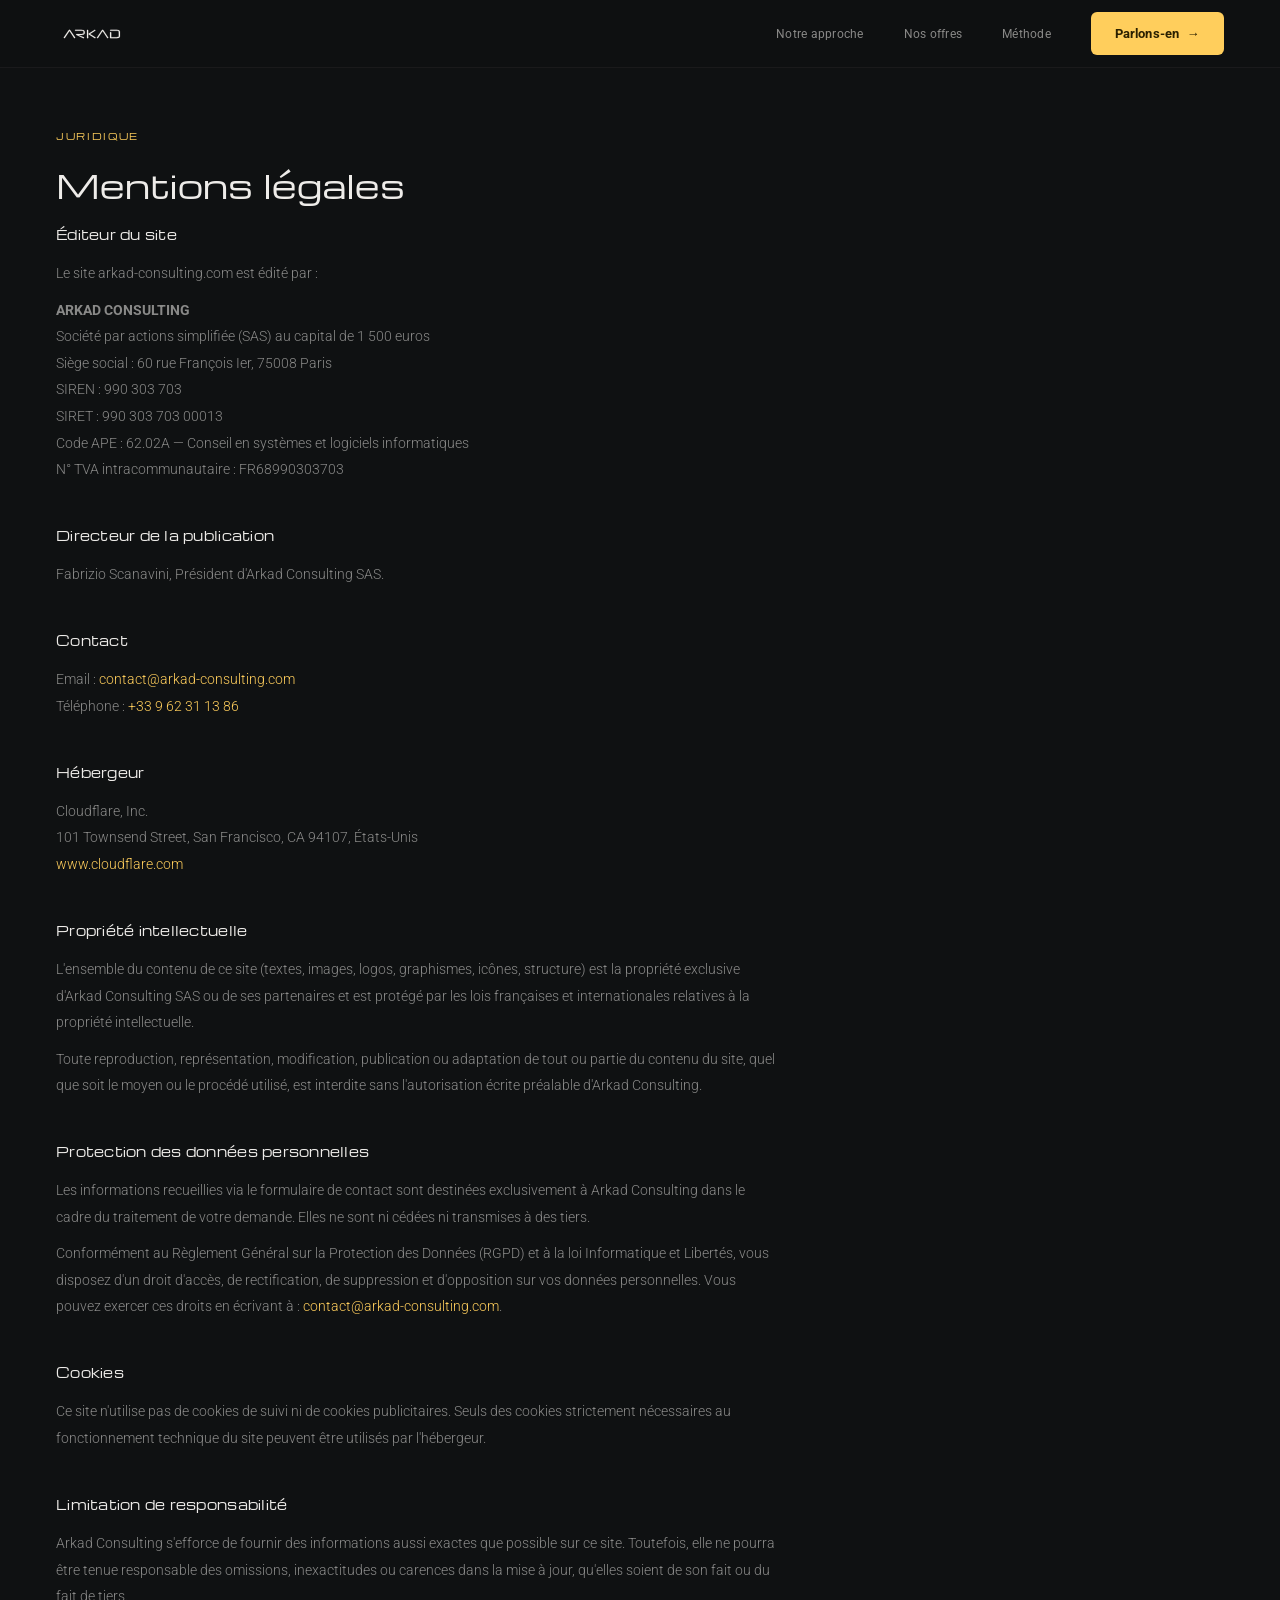
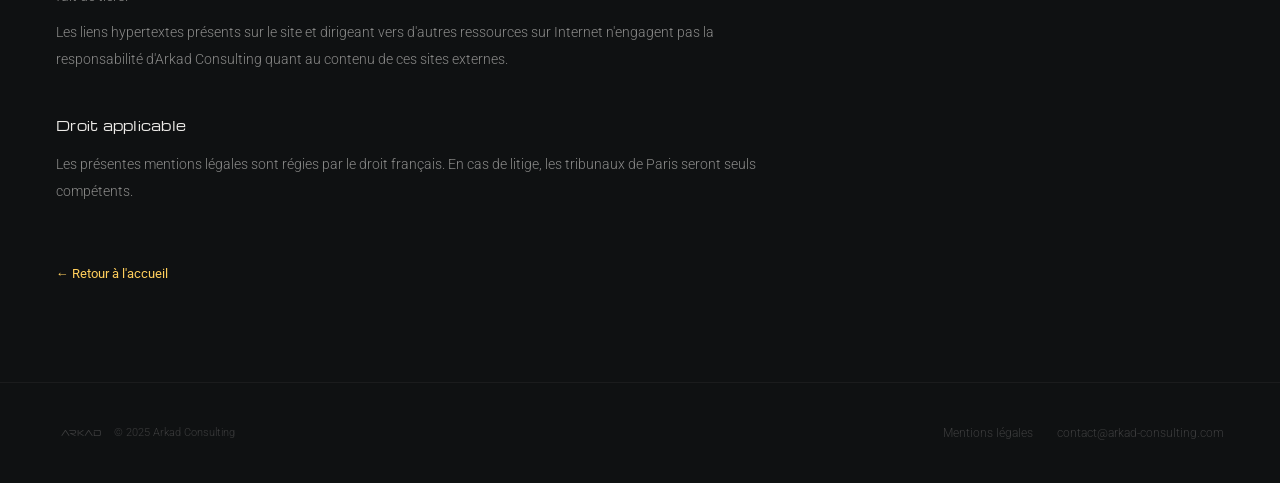
<file: mentions-legales.html>
<!DOCTYPE html>
<html lang="fr">
<head>
  <meta charset="UTF-8">
  <meta name="viewport" content="width=device-width, initial-scale=1.0">
  <title>Mentions légales — Arkad Consulting</title>
  <meta name="description" content="Mentions légales du site arkad-consulting.com — Arkad Consulting SAS, 60 rue François Ier, 75008 Paris.">
  <link rel="canonical" href="https://arkad-consulting.com/mentions-legales.html">
  <!-- Open Graph -->
  <meta property="og:type" content="website">
  <meta property="og:url" content="https://arkad-consulting.com/mentions-legales.html">
  <meta property="og:title" content="Mentions légales — Arkad Consulting">
  <meta property="og:description" content="Mentions légales du site arkad-consulting.com — Arkad Consulting SAS.">
  <meta property="og:image" content="https://arkad-consulting.com/assets/og-image.png">
  <meta property="og:locale" content="fr_FR">
  <!-- Favicon -->
  <link rel="icon" type="image/png" sizes="32x32" href="assets/favicon-32.png">
  <link rel="icon" type="image/png" sizes="192x192" href="assets/favicon-192.png">
  <link rel="apple-touch-icon" href="assets/apple-touch-icon.png">
  <meta name="theme-color" content="#0f1112">
  <!-- Fonts -->
  <link rel="preconnect" href="https://fonts.googleapis.com">
  <link rel="preconnect" href="https://fonts.gstatic.com" crossorigin>
  <link href="https://fonts.googleapis.com/css2?family=Michroma&family=Roboto:ital,wght@0,300;0,400;0,500;0,700;1,300&display=swap" rel="stylesheet">
  <link rel="stylesheet" href="css/main.css">
</head>
<body>

<!-- ====== Nav ====== -->
<nav class="nav" aria-label="Navigation principale">
  <a href="index.html" class="nav__logo">
    <svg class="nav__logo-icon" viewBox="0 0 500 139" fill="none" xmlns="http://www.w3.org/2000/svg">
      <path d="M93.7,49.18l-31.92,47.97c-.38.64-.85,1.09-1.41,1.34-.55.26-1.2.38-1.92.38-1.07,0-2.07-.35-3.01-1.06-.94-.7-1.41-1.63-1.41-2.78,0-.3.04-.64.13-1.02s.28-.77.58-1.15l-.06.06,33.39-49.96c.68-1.02,1.5-1.8,2.46-2.33.96-.53,1.97-.8,3.04-.8.98,0,1.97.26,2.97.77s1.87,1.3,2.59,2.37l33.46,49.83h-.06c.6.85.89,1.62.89,2.3,0,1.11-.46,2-1.38,2.69-.92.68-1.91,1.02-2.97,1.02-.68,0-1.34-.15-1.98-.45-.64-.3-1.15-.77-1.54-1.41v.06l-31.85-47.85Z" fill="#eeece9" stroke="#eeece9" stroke-linecap="round" stroke-linejoin="round"/>
      <path d="M191.49,55.1c0-4.99-4.71-7.48-14.14-7.48h-42.47c-2.43,0-3.65-1.11-3.65-3.33,0-2.43,1.21-3.65,3.65-3.65h41.13c16.03,0,24.05,4.99,24.05,14.97v6.27c0,9.21-7.38,13.82-22.13,13.82h-22.13l37.61,16.12c.68.3,1.17.73,1.47,1.28.3.55.45,1.13.45,1.73,0,1.02-.35,1.99-1.06,2.91-.7.92-1.59,1.38-2.65,1.38-.47,0-.96-.13-1.47-.38l-48.04-22.13c-.73-.3-1.28-.77-1.66-1.41-.38-.64-.58-1.32-.58-2.05,0-1.07.4-2.05,1.22-2.94.81-.9,1.96-1.34,3.45-1.34h34.22c8.49,0,12.73-2.07,12.73-6.2v-7.55Z" fill="#eeece9" stroke="#eeece9" stroke-linecap="round" stroke-linejoin="round"/>
      <path d="M223.67,95.52c0,2.43-1.39,3.65-4.16,3.65s-4.29-1.21-4.29-3.65v-51.62c0-2.39,1.45-3.58,4.35-3.58,2.73,0,4.09,1.19,4.09,3.58v51.62ZM237.04,69.17l36.27,22.9c.6.34,1.01.79,1.25,1.34.23.55.37,1.09.42,1.6,0,.98-.36,1.89-1.09,2.72-.73.83-1.58,1.25-2.56,1.25-.68,0-1.28-.17-1.79-.51l-41.51-26.1c-1.02-.6-1.54-1.54-1.54-2.81,0-.72.11-1.36.32-1.92.21-.55.62-1,1.21-1.34l39.4-25.46c.6-.43,1.24-.64,1.92-.64.55,0,1.1.13,1.63.38s1,.59,1.41.99c.4.41.72.85.96,1.34.23.49.35.99.35,1.5,0,1.02-.57,1.88-1.73,2.56l-34.92,22.2Z" fill="#eeece9" stroke="#eeece9" stroke-linecap="round" stroke-linejoin="round"/>
      <path d="M324.03,49.4l-31.92,47.97c-.38.64-.85,1.09-1.41,1.34-.56.26-1.2.38-1.92.38-1.07,0-2.07-.35-3.01-1.06-.94-.7-1.41-1.63-1.41-2.78,0-.3.04-.64.13-1.02.08-.38.28-.77.58-1.15l-.06.06,33.39-49.96c.68-1.02,1.5-1.8,2.46-2.33.96-.53,1.97-.8,3.04-.8.98,0,1.97.26,2.97.77,1,.51,1.86,1.3,2.59,2.37l33.45,49.83h-.06c.6.85.89,1.62.89,2.3,0,1.11-.46,2-1.38,2.69-.92.68-1.91,1.02-2.97,1.02-.68,0-1.34-.15-1.98-.45-.64-.3-1.15-.77-1.54-1.41v.06l-31.86-47.85Z" fill="#eeece9" stroke="#eeece9" stroke-linecap="round" stroke-linejoin="round"/>
      <path d="M436.22,55.03c0-4.95-4.67-7.42-14.01-7.42h-43.37c-2.39,0-3.58-1.11-3.58-3.33,0-2.43,1.19-3.65,3.58-3.65h43.56c14.92,0,22.39,4.8,22.39,14.39v28.46c0,10.19-7.53,15.29-22.58,15.29h-44.13c-1.88,0-2.81-.98-2.81-2.94v-36.14c0-2.64,1.45-3.97,4.35-3.97s4.41,1.32,4.41,3.97v32.11h37.99c9.47,0,14.2-2.77,14.2-8.32v-28.46Z" fill="#eeece9" stroke="#eeece9" stroke-linecap="round" stroke-linejoin="round"/>
    </svg>
  </a>
  <div class="nav__links">
    <a href="index.html#approche" class="nav__link">Notre approche</a>
    <a href="index.html#offres" class="nav__link">Nos offres</a>
    <a href="index.html#methode" class="nav__link">Méthode</a>
    <a href="index.html#contact" class="btn btn--primary">Parlons-en <span class="btn__arrow">→</span></a>
  </div>
</nav>

<main>

  <!-- ====== Mentions légales ====== -->
  <section class="legal">
    <div class="container">
      <div class="section__eyebrow">Juridique</div>
      <h1 class="section__title">Mentions légales</h1>

      <div class="legal__content">

        <h2>Éditeur du site</h2>
        <p>Le site arkad-consulting.com est édité par :</p>
        <p>
          <strong>ARKAD CONSULTING</strong><br>
          Société par actions simplifiée (SAS) au capital de 1 500 euros<br>
          Siège social : 60 rue François Ier, 75008 Paris<br>
          SIREN : 990 303 703<br>
          SIRET : 990 303 703 00013<br>
          Code APE : 62.02A — Conseil en systèmes et logiciels informatiques<br>
          N° TVA intracommunautaire : FR68990303703
        </p>

        <h2>Directeur de la publication</h2>
        <p>Fabrizio Scanavini, Président d'Arkad Consulting SAS.</p>

        <h2>Contact</h2>
        <p>
          Email : <a href="mailto:contact@arkad-consulting.com">contact@arkad-consulting.com</a><br>
          Téléphone : <a href="tel:+33962311386">+33 9 62 31 13 86</a>
        </p>

        <h2>Hébergeur</h2>
        <p>
          Cloudflare, Inc.<br>
          101 Townsend Street, San Francisco, CA 94107, États-Unis<br>
          <a href="https://www.cloudflare.com" target="_blank" rel="noopener noreferrer">www.cloudflare.com</a>
        </p>

        <h2>Propriété intellectuelle</h2>
        <p>L'ensemble du contenu de ce site (textes, images, logos, graphismes, icônes, structure) est la propriété exclusive d'Arkad Consulting SAS ou de ses partenaires et est protégé par les lois françaises et internationales relatives à la propriété intellectuelle.</p>
        <p>Toute reproduction, représentation, modification, publication ou adaptation de tout ou partie du contenu du site, quel que soit le moyen ou le procédé utilisé, est interdite sans l'autorisation écrite préalable d'Arkad Consulting.</p>

        <h2>Protection des données personnelles</h2>
        <p>Les informations recueillies via le formulaire de contact sont destinées exclusivement à Arkad Consulting dans le cadre du traitement de votre demande. Elles ne sont ni cédées ni transmises à des tiers.</p>
        <p>Conformément au Règlement Général sur la Protection des Données (RGPD) et à la loi Informatique et Libertés, vous disposez d'un droit d'accès, de rectification, de suppression et d'opposition sur vos données personnelles. Vous pouvez exercer ces droits en écrivant à : <a href="mailto:contact@arkad-consulting.com">contact@arkad-consulting.com</a>.</p>

        <h2>Cookies</h2>
        <p>Ce site n'utilise pas de cookies de suivi ni de cookies publicitaires. Seuls des cookies strictement nécessaires au fonctionnement technique du site peuvent être utilisés par l'hébergeur.</p>

        <h2>Limitation de responsabilité</h2>
        <p>Arkad Consulting s'efforce de fournir des informations aussi exactes que possible sur ce site. Toutefois, elle ne pourra être tenue responsable des omissions, inexactitudes ou carences dans la mise à jour, qu'elles soient de son fait ou du fait de tiers.</p>
        <p>Les liens hypertextes présents sur le site et dirigeant vers d'autres ressources sur Internet n'engagent pas la responsabilité d'Arkad Consulting quant au contenu de ces sites externes.</p>

        <h2>Droit applicable</h2>
        <p>Les présentes mentions légales sont régies par le droit français. En cas de litige, les tribunaux de Paris seront seuls compétents.</p>

        <a href="index.html" class="legal__back">← Retour à l'accueil</a>
      </div>
    </div>
  </section>

</main>

<!-- ====== Footer ====== -->
<footer class="footer">
  <div class="footer__inner">
    <div class="footer__brand">
      <svg height="14" viewBox="0 0 500 139" fill="none" xmlns="http://www.w3.org/2000/svg">
        <path d="M93.7,49.18l-31.92,47.97c-.38.64-.85,1.09-1.41,1.34-.55.26-1.2.38-1.92.38-1.07,0-2.07-.35-3.01-1.06-.94-.7-1.41-1.63-1.41-2.78,0-.3.04-.64.13-1.02s.28-.77.58-1.15l-.06.06,33.39-49.96c.68-1.02,1.5-1.8,2.46-2.33.96-.53,1.97-.8,3.04-.8.98,0,1.97.26,2.97.77s1.87,1.3,2.59,2.37l33.46,49.83h-.06c.6.85.89,1.62.89,2.3,0,1.11-.46,2-1.38,2.69-.92.68-1.91,1.02-2.97,1.02-.68,0-1.34-.15-1.98-.45-.64-.3-1.15-.77-1.54-1.41v.06l-31.85-47.85Z" fill="rgba(238,236,233,0.2)" stroke="none"/><path d="M191.49,55.1c0-4.99-4.71-7.48-14.14-7.48h-42.47c-2.43,0-3.65-1.11-3.65-3.33,0-2.43,1.21-3.65,3.65-3.65h41.13c16.03,0,24.05,4.99,24.05,14.97v6.27c0,9.21-7.38,13.82-22.13,13.82h-22.13l37.61,16.12c.68.3,1.17.73,1.47,1.28.3.55.45,1.13.45,1.73,0,1.02-.35,1.99-1.06,2.91-.7.92-1.59,1.38-2.65,1.38-.47,0-.96-.13-1.47-.38l-48.04-22.13c-.73-.3-1.28-.77-1.66-1.41-.38-.64-.58-1.32-.58-2.05,0-1.07.4-2.05,1.22-2.94.81-.9,1.96-1.34,3.45-1.34h34.22c8.49,0,12.73-2.07,12.73-6.2v-7.55Z" fill="rgba(238,236,233,0.2)" stroke="none"/><path d="M223.67,95.52c0,2.43-1.39,3.65-4.16,3.65s-4.29-1.21-4.29-3.65v-51.62c0-2.39,1.45-3.58,4.35-3.58,2.73,0,4.09,1.19,4.09,3.58v51.62ZM237.04,69.17l36.27,22.9c.6.34,1.01.79,1.25,1.34.23.55.37,1.09.42,1.6,0,.98-.36,1.89-1.09,2.72-.73.83-1.58,1.25-2.56,1.25-.68,0-1.28-.17-1.79-.51l-41.51-26.1c-1.02-.6-1.54-1.54-1.54-2.81,0-.72.11-1.36.32-1.92.21-.55.62-1,1.21-1.34l39.4-25.46c.6-.43,1.24-.64,1.92-.64.55,0,1.1.13,1.63.38s1,.59,1.41.99c.4.41.72.85.96,1.34.23.49.35.99.35,1.5,0,1.02-.57,1.88-1.73,2.56l-34.92,22.2Z" fill="rgba(238,236,233,0.2)" stroke="none"/><path d="M324.03,49.4l-31.92,47.97c-.38.64-.85,1.09-1.41,1.34-.56.26-1.2.38-1.92.38-1.07,0-2.07-.35-3.01-1.06-.94-.7-1.41-1.63-1.41-2.78,0-.3.04-.64.13-1.02.08-.38.28-.77.58-1.15l-.06.06,33.39-49.96c.68-1.02,1.5-1.8,2.46-2.33.96-.53,1.97-.8,3.04-.8.98,0,1.97.26,2.97.77,1,.51,1.86,1.3,2.59,2.37l33.45,49.83h-.06c.6.85.89,1.62.89,2.3,0,1.11-.46,2-1.38,2.69-.92.68-1.91,1.02-2.97,1.02-.68,0-1.34-.15-1.98-.45-.64-.3-1.15-.77-1.54-1.41v.06l-31.86-47.85Z" fill="rgba(238,236,233,0.2)" stroke="none"/><path d="M436.22,55.03c0-4.95-4.67-7.42-14.01-7.42h-43.37c-2.39,0-3.58-1.11-3.58-3.33,0-2.43,1.19-3.65,3.58-3.65h43.56c14.92,0,22.39,4.8,22.39,14.39v28.46c0,10.19-7.53,15.29-22.58,15.29h-44.13c-1.88,0-2.81-.98-2.81-2.94v-36.14c0-2.64,1.45-3.97,4.35-3.97s4.41,1.32,4.41,3.97v32.11h37.99c9.47,0,14.2-2.77,14.2-8.32v-28.46Z" fill="rgba(238,236,233,0.2)" stroke="none"/>
      </svg>
      <span>© 2025 Arkad Consulting</span>
    </div>
    <div class="footer__links">
      <a href="mentions-legales.html" class="footer__link">Mentions légales</a>
      <a href="mailto:contact@arkad-consulting.com" class="footer__link">contact@arkad-consulting.com</a>
    </div>
  </div>
</footer>

</body>
</html>
</file>
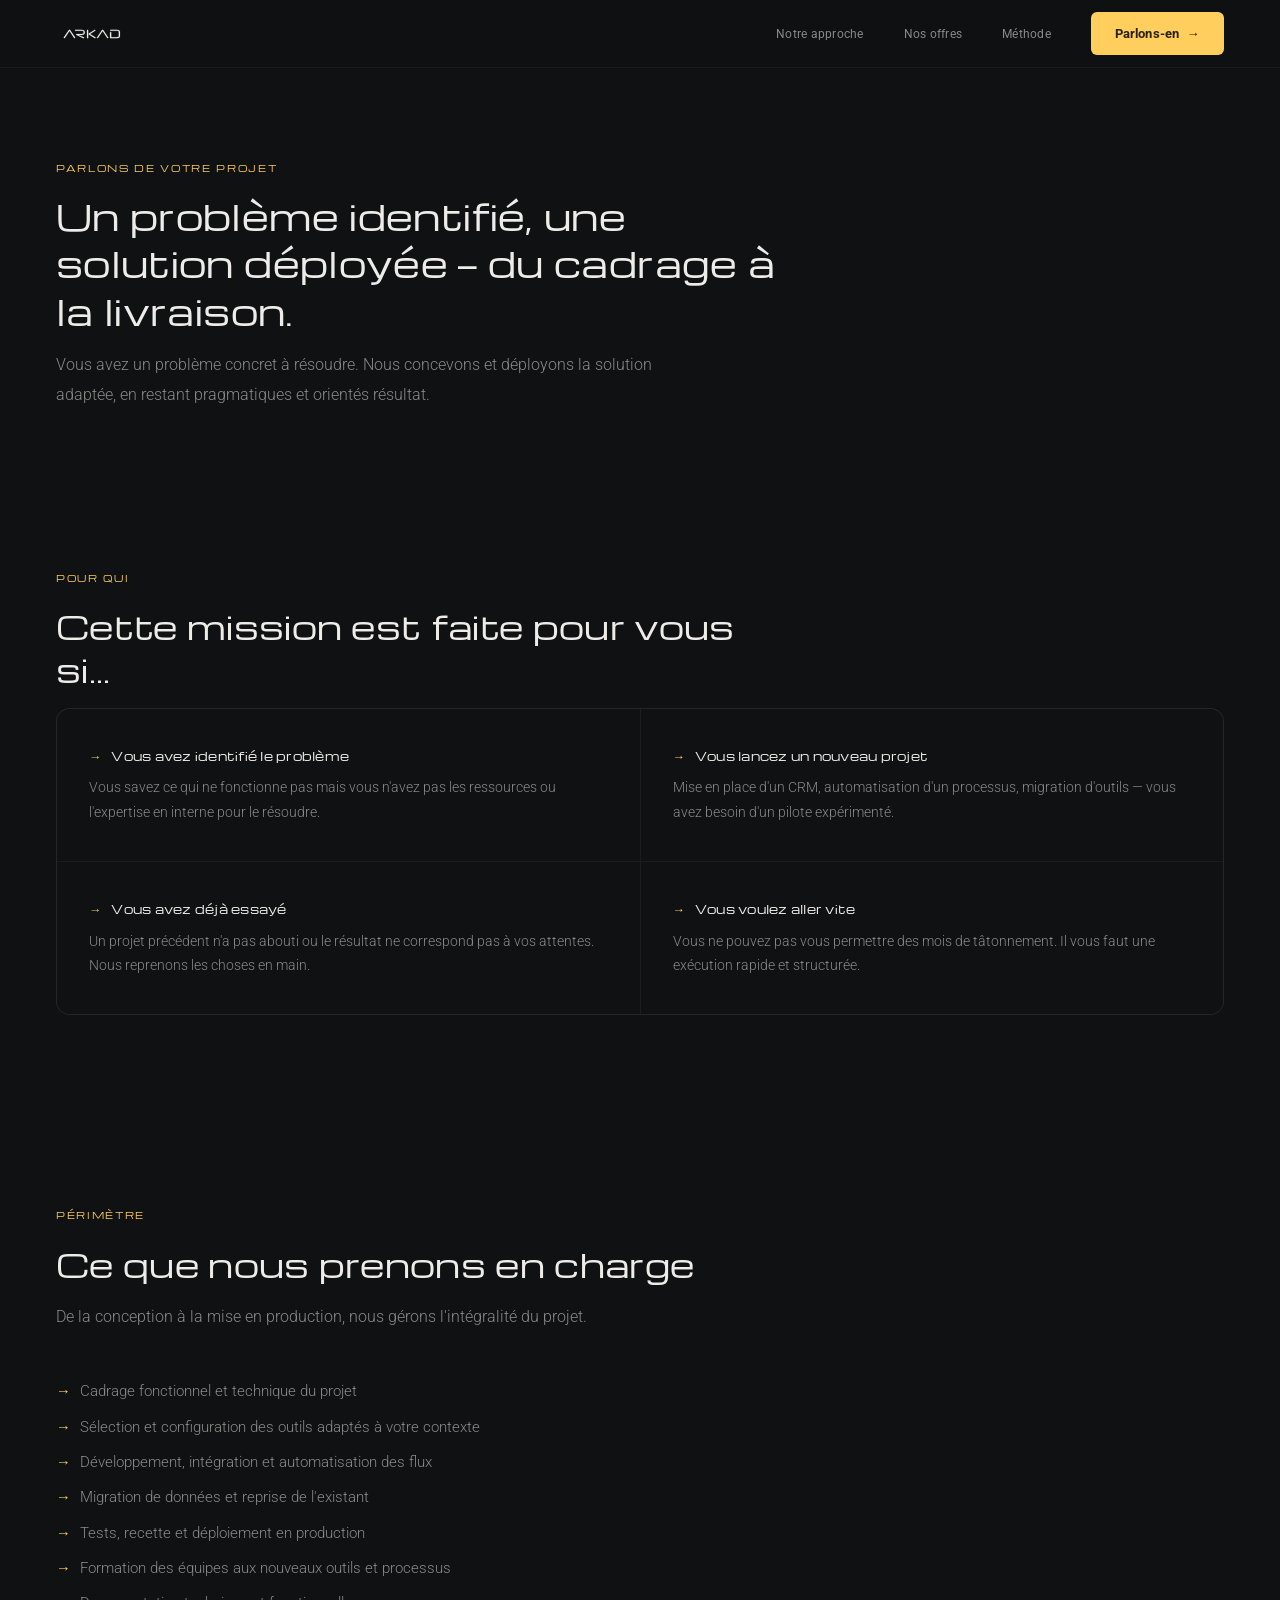
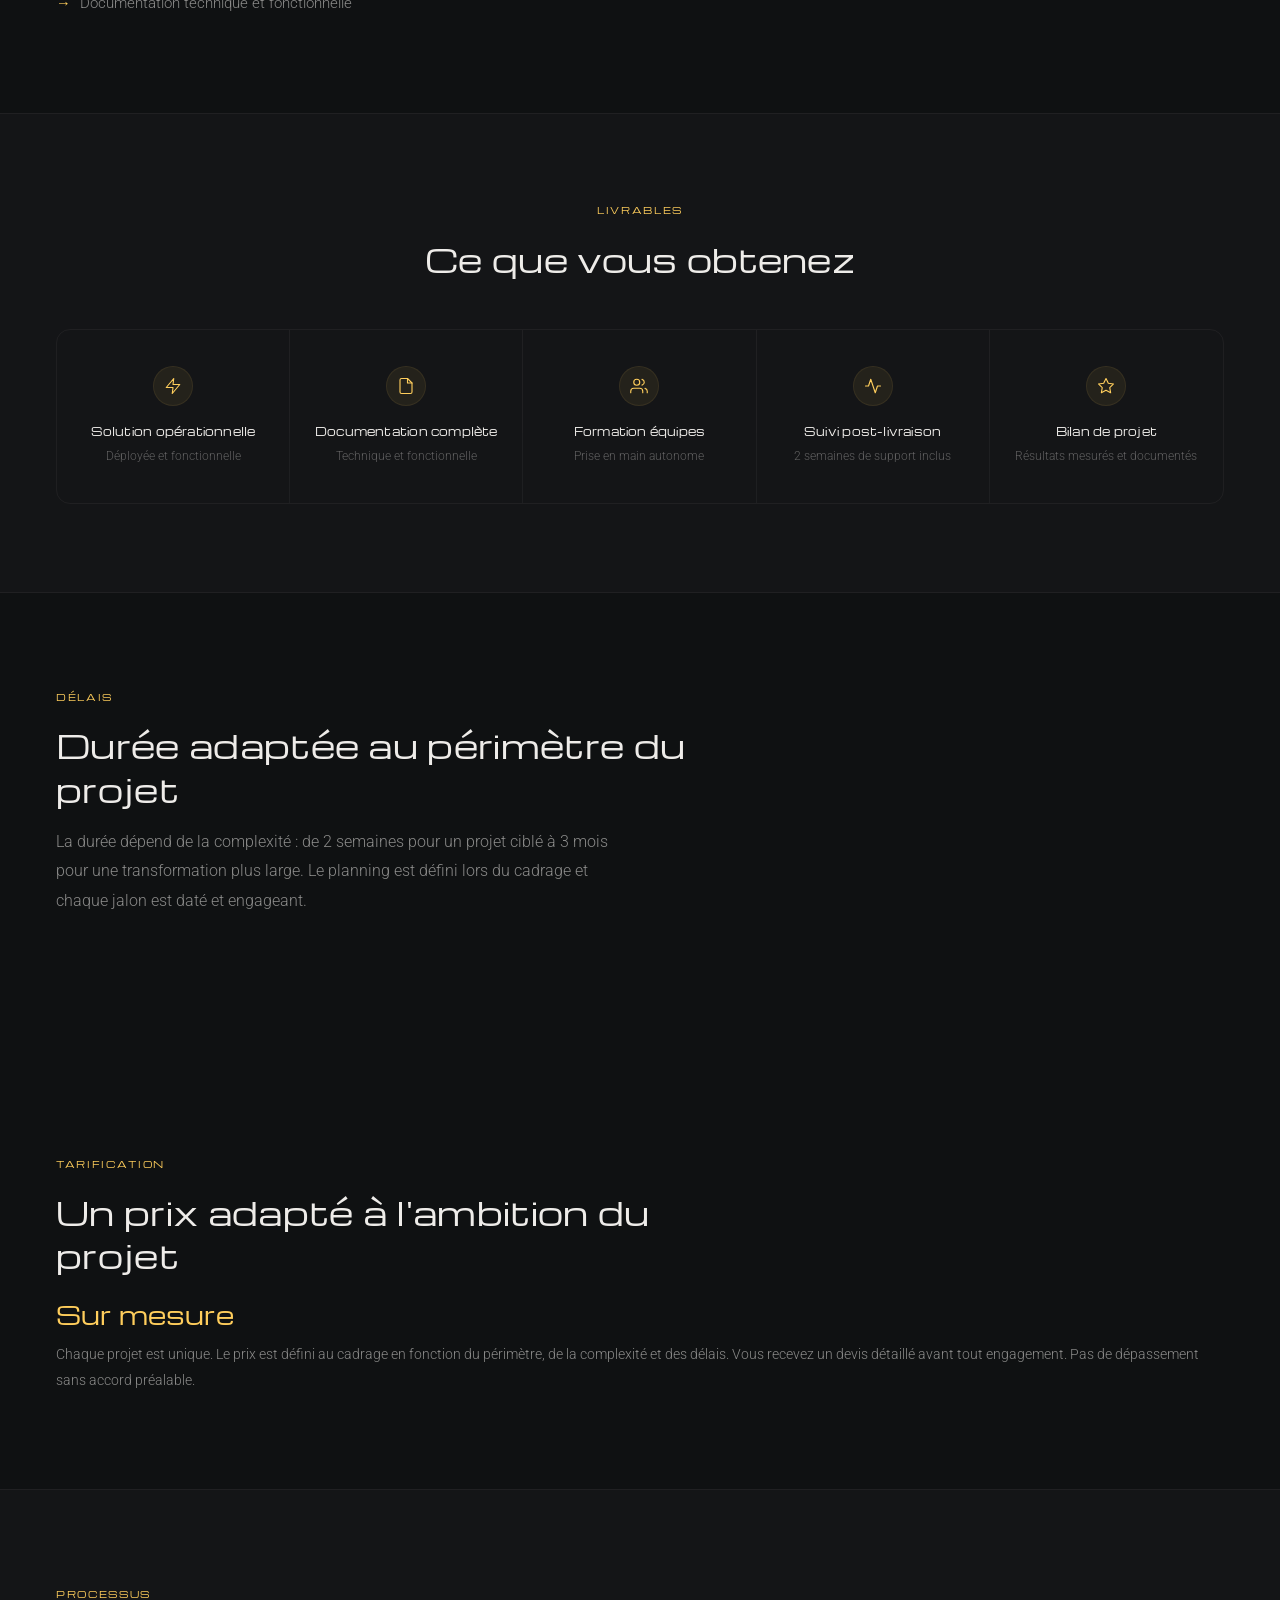
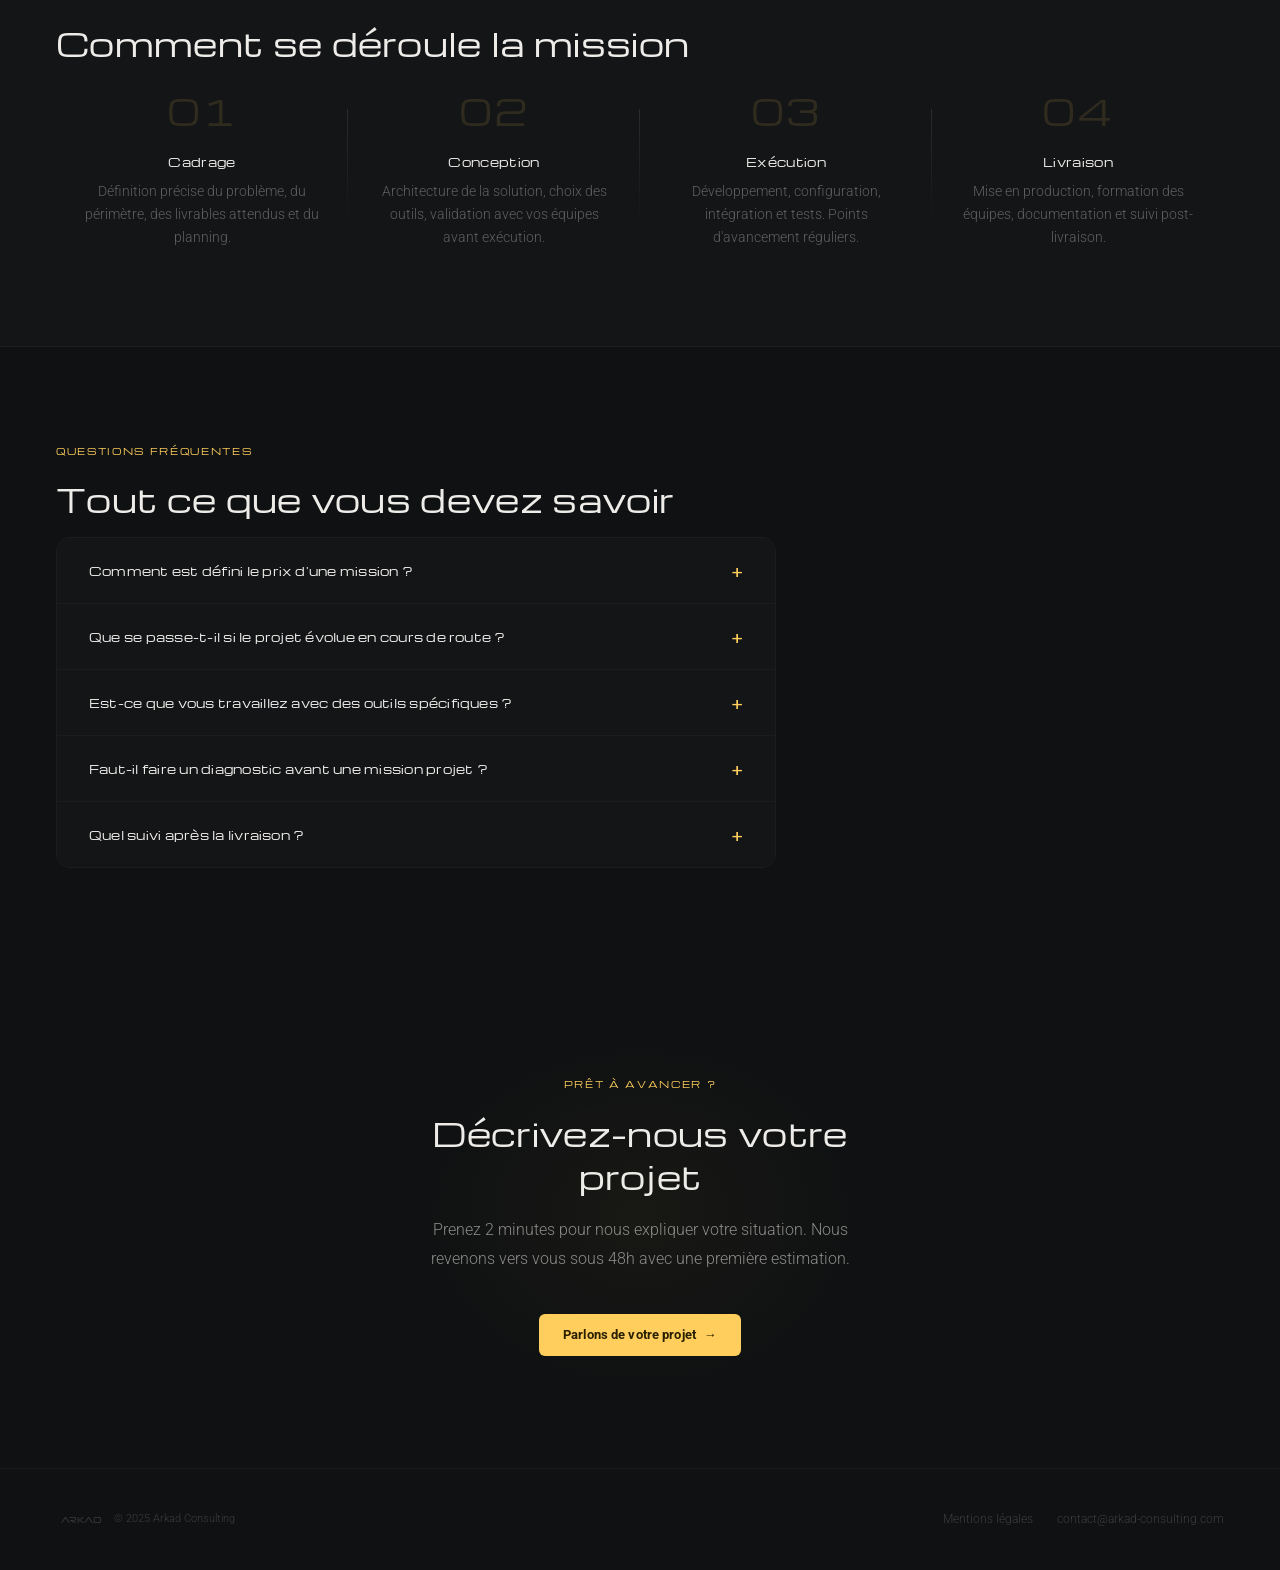
<file: mission-projet.html>
<!DOCTYPE html>
<html lang="fr">
<head>
  <meta charset="UTF-8">
  <meta name="viewport" content="width=device-width, initial-scale=1.0">
  <title>Parlons de votre projet — Arkad Consulting</title>
  <meta name="description" content="Résolution concrète d'un problème technologique ou organisationnel identifié. De la conception à la mise en œuvre. Devis sur mesure.">
  <link rel="canonical" href="https://arkad-consulting.com/mission-projet.html">
  <!-- Open Graph -->
  <meta property="og:type" content="website">
  <meta property="og:url" content="https://arkad-consulting.com/mission-projet.html">
  <meta property="og:title" content="Parlons de votre projet — Arkad Consulting">
  <meta property="og:description" content="Résolution concrète d'un problème technologique ou organisationnel identifié. De la conception à la mise en œuvre.">
  <meta property="og:image" content="https://arkad-consulting.com/assets/og-image.png">
  <meta property="og:image:width" content="1200">
  <meta property="og:image:height" content="630">
  <meta property="og:locale" content="fr_FR">
  <!-- Twitter Card -->
  <meta name="twitter:card" content="summary_large_image">
  <meta name="twitter:title" content="Parlons de votre projet — Arkad Consulting">
  <meta name="twitter:description" content="Résolution concrète d'un problème technologique ou organisationnel identifié. De la conception à la mise en œuvre.">
  <meta name="twitter:image" content="https://arkad-consulting.com/assets/og-image.png">
  <!-- Favicon -->
  <link rel="icon" type="image/png" sizes="32x32" href="assets/favicon-32.png">
  <link rel="icon" type="image/png" sizes="192x192" href="assets/favicon-192.png">
  <link rel="apple-touch-icon" href="assets/apple-touch-icon.png">
  <meta name="theme-color" content="#0f1112">
  <!-- Fonts -->
  <link rel="preconnect" href="https://fonts.googleapis.com">
  <link rel="preconnect" href="https://fonts.gstatic.com" crossorigin>
  <link href="https://fonts.googleapis.com/css2?family=Michroma&family=Roboto:ital,wght@0,300;0,400;0,500;0,700;1,300&display=swap" rel="stylesheet">
  <link rel="stylesheet" href="css/main.css">
</head>
<body>

<!-- ====== Nav ====== -->
<nav class="nav" aria-label="Navigation principale">
  <a href="index.html" class="nav__logo">
    <svg class="nav__logo-icon" viewBox="0 0 500 139" fill="none" xmlns="http://www.w3.org/2000/svg">
      <path d="M93.7,49.18l-31.92,47.97c-.38.64-.85,1.09-1.41,1.34-.55.26-1.2.38-1.92.38-1.07,0-2.07-.35-3.01-1.06-.94-.7-1.41-1.63-1.41-2.78,0-.3.04-.64.13-1.02s.28-.77.58-1.15l-.06.06,33.39-49.96c.68-1.02,1.5-1.8,2.46-2.33.96-.53,1.97-.8,3.04-.8.98,0,1.97.26,2.97.77s1.87,1.3,2.59,2.37l33.46,49.83h-.06c.6.85.89,1.62.89,2.3,0,1.11-.46,2-1.38,2.69-.92.68-1.91,1.02-2.97,1.02-.68,0-1.34-.15-1.98-.45-.64-.3-1.15-.77-1.54-1.41v.06l-31.85-47.85Z" fill="#eeece9" stroke="#eeece9" stroke-linecap="round" stroke-linejoin="round"/>
      <path d="M191.49,55.1c0-4.99-4.71-7.48-14.14-7.48h-42.47c-2.43,0-3.65-1.11-3.65-3.33,0-2.43,1.21-3.65,3.65-3.65h41.13c16.03,0,24.05,4.99,24.05,14.97v6.27c0,9.21-7.38,13.82-22.13,13.82h-22.13l37.61,16.12c.68.3,1.17.73,1.47,1.28.3.55.45,1.13.45,1.73,0,1.02-.35,1.99-1.06,2.91-.7.92-1.59,1.38-2.65,1.38-.47,0-.96-.13-1.47-.38l-48.04-22.13c-.73-.3-1.28-.77-1.66-1.41-.38-.64-.58-1.32-.58-2.05,0-1.07.4-2.05,1.22-2.94.81-.9,1.96-1.34,3.45-1.34h34.22c8.49,0,12.73-2.07,12.73-6.2v-7.55Z" fill="#eeece9" stroke="#eeece9" stroke-linecap="round" stroke-linejoin="round"/>
      <path d="M223.67,95.52c0,2.43-1.39,3.65-4.16,3.65s-4.29-1.21-4.29-3.65v-51.62c0-2.39,1.45-3.58,4.35-3.58,2.73,0,4.09,1.19,4.09,3.58v51.62ZM237.04,69.17l36.27,22.9c.6.34,1.01.79,1.25,1.34.23.55.37,1.09.42,1.6,0,.98-.36,1.89-1.09,2.72-.73.83-1.58,1.25-2.56,1.25-.68,0-1.28-.17-1.79-.51l-41.51-26.1c-1.02-.6-1.54-1.54-1.54-2.81,0-.72.11-1.36.32-1.92.21-.55.62-1,1.21-1.34l39.4-25.46c.6-.43,1.24-.64,1.92-.64.55,0,1.1.13,1.63.38s1,.59,1.41.99c.4.41.72.85.96,1.34.23.49.35.99.35,1.5,0,1.02-.57,1.88-1.73,2.56l-34.92,22.2Z" fill="#eeece9" stroke="#eeece9" stroke-linecap="round" stroke-linejoin="round"/>
      <path d="M324.03,49.4l-31.92,47.97c-.38.64-.85,1.09-1.41,1.34-.56.26-1.2.38-1.92.38-1.07,0-2.07-.35-3.01-1.06-.94-.7-1.41-1.63-1.41-2.78,0-.3.04-.64.13-1.02.08-.38.28-.77.58-1.15l-.06.06,33.39-49.96c.68-1.02,1.5-1.8,2.46-2.33.96-.53,1.97-.8,3.04-.8.98,0,1.97.26,2.97.77,1,.51,1.86,1.3,2.59,2.37l33.45,49.83h-.06c.6.85.89,1.62.89,2.3,0,1.11-.46,2-1.38,2.69-.92.68-1.91,1.02-2.97,1.02-.68,0-1.34-.15-1.98-.45-.64-.3-1.15-.77-1.54-1.41v.06l-31.86-47.85Z" fill="#eeece9" stroke="#eeece9" stroke-linecap="round" stroke-linejoin="round"/>
      <path d="M436.22,55.03c0-4.95-4.67-7.42-14.01-7.42h-43.37c-2.39,0-3.58-1.11-3.58-3.33,0-2.43,1.19-3.65,3.58-3.65h43.56c14.92,0,22.39,4.8,22.39,14.39v28.46c0,10.19-7.53,15.29-22.58,15.29h-44.13c-1.88,0-2.81-.98-2.81-2.94v-36.14c0-2.64,1.45-3.97,4.35-3.97s4.41,1.32,4.41,3.97v32.11h37.99c9.47,0,14.2-2.77,14.2-8.32v-28.46Z" fill="#eeece9" stroke="#eeece9" stroke-linecap="round" stroke-linejoin="round"/>
    </svg>
  </a>
  <div class="nav__links">
    <a href="index.html#approche" class="nav__link">Notre approche</a>
    <a href="index.html#offres" class="nav__link">Nos offres</a>
    <a href="index.html#methode" class="nav__link">Méthode</a>
    <a href="index.html#contact" class="btn btn--primary">Parlons-en <span class="btn__arrow">→</span></a>
  </div>
</nav>

<main>

  <!-- ====== Service Hero ====== -->
  <section class="service-hero">
    <div class="container">
      <div class="section__eyebrow reveal">Parlons de votre projet</div>
      <h1 class="section__title reveal">Un problème identifié, une solution déployée — du cadrage à la livraison.</h1>
      <p class="section__desc reveal">
        Vous avez un problème concret à résoudre. Nous concevons et déployons la solution adaptée, en restant pragmatiques et orientés résultat.
      </p>
    </div>
  </section>

  <!-- ====== Pour qui ====== -->
  <section class="section">
    <div class="container">
      <div class="section__eyebrow reveal">Pour qui</div>
      <h2 class="section__title reveal">Cette mission est faite pour vous si...</h2>
      <div class="why__grid reveal">
        <div class="why__item">
          <h4><span class="why__arrow">→</span> Vous avez identifié le problème</h4>
          <p>Vous savez ce qui ne fonctionne pas mais vous n'avez pas les ressources ou l'expertise en interne pour le résoudre.</p>
        </div>
        <div class="why__item">
          <h4><span class="why__arrow">→</span> Vous lancez un nouveau projet</h4>
          <p>Mise en place d'un CRM, automatisation d'un processus, migration d'outils — vous avez besoin d'un pilote expérimenté.</p>
        </div>
        <div class="why__item">
          <h4><span class="why__arrow">→</span> Vous avez déjà essayé</h4>
          <p>Un projet précédent n'a pas abouti ou le résultat ne correspond pas à vos attentes. Nous reprenons les choses en main.</p>
        </div>
        <div class="why__item">
          <h4><span class="why__arrow">→</span> Vous voulez aller vite</h4>
          <p>Vous ne pouvez pas vous permettre des mois de tâtonnement. Il vous faut une exécution rapide et structurée.</p>
        </div>
      </div>
    </div>
  </section>

  <!-- ====== Périmètre ====== -->
  <section class="section service-content">
    <div class="container">
      <div class="section__eyebrow reveal">Périmètre</div>
      <h2 class="section__title reveal">Ce que nous prenons en charge</h2>
      <p class="section__desc reveal">De la conception à la mise en production, nous gérons l'intégralité du projet.</p>
      <ul class="reveal">
        <li>Cadrage fonctionnel et technique du projet</li>
        <li>Sélection et configuration des outils adaptés à votre contexte</li>
        <li>Développement, intégration et automatisation des flux</li>
        <li>Migration de données et reprise de l'existant</li>
        <li>Tests, recette et déploiement en production</li>
        <li>Formation des équipes aux nouveaux outils et processus</li>
        <li>Documentation technique et fonctionnelle</li>
      </ul>
    </div>
  </section>

  <!-- ====== Livrables ====== -->
  <section class="impact">
    <div class="container">
      <div class="impact__header">
        <div class="section__eyebrow reveal">Livrables</div>
        <h2 class="section__title reveal">Ce que vous obtenez</h2>
      </div>
      <div class="impact__grid reveal">
        <div class="impact__item">
          <div class="impact__icon">
            <svg width="18" height="18" viewBox="0 0 24 24" fill="none" stroke="currentColor" stroke-width="1.5" stroke-linecap="round" stroke-linejoin="round"><polygon points="13 2 3 14 12 14 11 22 21 10 12 10 13 2"/></svg>
          </div>
          <h4>Solution opérationnelle</h4>
          <p>Déployée et fonctionnelle</p>
        </div>
        <div class="impact__item">
          <div class="impact__icon">
            <svg width="18" height="18" viewBox="0 0 24 24" fill="none" stroke="currentColor" stroke-width="1.5" stroke-linecap="round" stroke-linejoin="round"><path d="M14 2H6a2 2 0 0 0-2 2v16a2 2 0 0 0 2 2h12a2 2 0 0 0 2-2V8z"/><polyline points="14 2 14 8 20 8"/></svg>
          </div>
          <h4>Documentation complète</h4>
          <p>Technique et fonctionnelle</p>
        </div>
        <div class="impact__item">
          <div class="impact__icon">
            <svg width="18" height="18" viewBox="0 0 24 24" fill="none" stroke="currentColor" stroke-width="1.5" stroke-linecap="round" stroke-linejoin="round"><path d="M17 21v-2a4 4 0 0 0-4-4H5a4 4 0 0 0-4 4v2"/><circle cx="9" cy="7" r="4"/><path d="M23 21v-2a4 4 0 0 0-3-3.87"/><path d="M16 3.13a4 4 0 0 1 0 7.75"/></svg>
          </div>
          <h4>Formation équipes</h4>
          <p>Prise en main autonome</p>
        </div>
        <div class="impact__item">
          <div class="impact__icon">
            <svg width="18" height="18" viewBox="0 0 24 24" fill="none" stroke="currentColor" stroke-width="1.5" stroke-linecap="round" stroke-linejoin="round"><polyline points="22 12 18 12 15 21 9 3 6 12 2 12"/></svg>
          </div>
          <h4>Suivi post-livraison</h4>
          <p>2 semaines de support inclus</p>
        </div>
        <div class="impact__item">
          <div class="impact__icon">
            <svg width="18" height="18" viewBox="0 0 24 24" fill="none" stroke="currentColor" stroke-width="1.5" stroke-linecap="round" stroke-linejoin="round"><polygon points="12 2 15.09 8.26 22 9.27 17 14.14 18.18 21.02 12 17.77 5.82 21.02 7 14.14 2 9.27 8.91 8.26 12 2"/></svg>
          </div>
          <h4>Bilan de projet</h4>
          <p>Résultats mesurés et documentés</p>
        </div>
      </div>
    </div>
  </section>

  <!-- ====== Délais ====== -->
  <section class="section">
    <div class="container">
      <div class="section__eyebrow reveal">Délais</div>
      <h2 class="section__title reveal">Durée adaptée au périmètre du projet</h2>
      <p class="section__desc reveal">
        La durée dépend de la complexité : de 2 semaines pour un projet ciblé à 3 mois pour une transformation plus large. Le planning est défini lors du cadrage et chaque jalon est daté et engageant.
      </p>
    </div>
  </section>

  <!-- ====== Tarification ====== -->
  <section class="section service-content">
    <div class="container">
      <div class="section__eyebrow reveal">Tarification</div>
      <h2 class="section__title reveal">Un prix adapté à l'ambition du projet</h2>
      <div class="reveal">
        <div class="pricing-highlight">Sur mesure</div>
        <p class="pricing-detail">Chaque projet est unique. Le prix est défini au cadrage en fonction du périmètre, de la complexité et des délais. Vous recevez un devis détaillé avant tout engagement. Pas de dépassement sans accord préalable.</p>
      </div>
    </div>
  </section>

  <!-- ====== Processus ====== -->
  <section class="section process">
    <div class="container">
      <div class="section__eyebrow reveal">Processus</div>
      <h2 class="section__title reveal">Comment se déroule la mission</h2>
      <div class="process__grid reveal">
        <div class="process__step">
          <div class="process__num">01</div>
          <h4>Cadrage</h4>
          <p>Définition précise du problème, du périmètre, des livrables attendus et du planning.</p>
        </div>
        <div class="process__step">
          <div class="process__num">02</div>
          <h4>Conception</h4>
          <p>Architecture de la solution, choix des outils, validation avec vos équipes avant exécution.</p>
        </div>
        <div class="process__step">
          <div class="process__num">03</div>
          <h4>Exécution</h4>
          <p>Développement, configuration, intégration et tests. Points d'avancement réguliers.</p>
        </div>
        <div class="process__step">
          <div class="process__num">04</div>
          <h4>Livraison</h4>
          <p>Mise en production, formation des équipes, documentation et suivi post-livraison.</p>
        </div>
      </div>
    </div>
  </section>

  <!-- ====== FAQ ====== -->
  <section class="section">
    <div class="container">
      <div class="section__eyebrow reveal">Questions fréquentes</div>
      <h2 class="section__title reveal">Tout ce que vous devez savoir</h2>
      <div class="faq__list reveal">
        <div class="faq__item">
          <button class="faq__question">Comment est défini le prix d'une mission ?</button>
          <div class="faq__answer">
            <p>Le prix est calculé en fonction du périmètre défini au cadrage : complexité technique, nombre d'outils impliqués, volume de données et délais souhaités. Vous recevez un devis détaillé ligne par ligne.</p>
          </div>
        </div>
        <div class="faq__item">
          <button class="faq__question">Que se passe-t-il si le projet évolue en cours de route ?</button>
          <div class="faq__answer">
            <p>Tout changement de périmètre fait l'objet d'un avenant au devis, validé ensemble avant exécution. Pas de surprise, pas de dépassement sans votre accord explicite.</p>
          </div>
        </div>
        <div class="faq__item">
          <button class="faq__question">Est-ce que vous travaillez avec des outils spécifiques ?</button>
          <div class="faq__answer">
            <p>Nous sommes indépendants de tout éditeur. Nous choisissons les outils les mieux adaptés à votre contexte, votre budget et vos compétences internes. Pas de solution imposée.</p>
          </div>
        </div>
        <div class="faq__item">
          <button class="faq__question">Faut-il faire un diagnostic avant une mission projet ?</button>
          <div class="faq__answer">
            <p>Pas obligatoirement. Si le problème est clairement identifié, nous pouvons passer directement à la mission. Si le périmètre est flou, un diagnostic préalable permet de cadrer précisément le projet.</p>
          </div>
        </div>
        <div class="faq__item">
          <button class="faq__question">Quel suivi après la livraison ?</button>
          <div class="faq__answer">
            <p>Chaque mission inclut 2 semaines de support post-livraison pour les ajustements mineurs et les questions. Au-delà, nous proposons un accompagnement stratégique mensuel.</p>
          </div>
        </div>
      </div>
    </div>
  </section>

  <!-- ====== CTA ====== -->
  <section class="cta">
    <div class="container">
      <div class="section__eyebrow reveal">Prêt à avancer ?</div>
      <h2 class="section__title reveal">Décrivez-nous votre<br>projet</h2>
      <p class="section__desc reveal">
        Prenez 2 minutes pour nous expliquer votre situation. Nous revenons vers vous sous 48h avec une première estimation.
      </p>
      <a href="index.html#contact" class="btn btn--primary reveal">Parlons de votre projet <span class="btn__arrow">→</span></a>
    </div>
  </section>

</main>

<!-- ====== Footer ====== -->
<footer class="footer">
  <div class="footer__inner">
    <div class="footer__brand">
      <svg height="14" viewBox="0 0 500 139" fill="none" xmlns="http://www.w3.org/2000/svg">
        <path d="M93.7,49.18l-31.92,47.97c-.38.64-.85,1.09-1.41,1.34-.55.26-1.2.38-1.92.38-1.07,0-2.07-.35-3.01-1.06-.94-.7-1.41-1.63-1.41-2.78,0-.3.04-.64.13-1.02s.28-.77.58-1.15l-.06.06,33.39-49.96c.68-1.02,1.5-1.8,2.46-2.33.96-.53,1.97-.8,3.04-.8.98,0,1.97.26,2.97.77s1.87,1.3,2.59,2.37l33.46,49.83h-.06c.6.85.89,1.62.89,2.3,0,1.11-.46,2-1.38,2.69-.92.68-1.91,1.02-2.97,1.02-.68,0-1.34-.15-1.98-.45-.64-.3-1.15-.77-1.54-1.41v.06l-31.85-47.85Z" fill="rgba(238,236,233,0.2)" stroke="none"/><path d="M191.49,55.1c0-4.99-4.71-7.48-14.14-7.48h-42.47c-2.43,0-3.65-1.11-3.65-3.33,0-2.43,1.21-3.65,3.65-3.65h41.13c16.03,0,24.05,4.99,24.05,14.97v6.27c0,9.21-7.38,13.82-22.13,13.82h-22.13l37.61,16.12c.68.3,1.17.73,1.47,1.28.3.55.45,1.13.45,1.73,0,1.02-.35,1.99-1.06,2.91-.7.92-1.59,1.38-2.65,1.38-.47,0-.96-.13-1.47-.38l-48.04-22.13c-.73-.3-1.28-.77-1.66-1.41-.38-.64-.58-1.32-.58-2.05,0-1.07.4-2.05,1.22-2.94.81-.9,1.96-1.34,3.45-1.34h34.22c8.49,0,12.73-2.07,12.73-6.2v-7.55Z" fill="rgba(238,236,233,0.2)" stroke="none"/><path d="M223.67,95.52c0,2.43-1.39,3.65-4.16,3.65s-4.29-1.21-4.29-3.65v-51.62c0-2.39,1.45-3.58,4.35-3.58,2.73,0,4.09,1.19,4.09,3.58v51.62ZM237.04,69.17l36.27,22.9c.6.34,1.01.79,1.25,1.34.23.55.37,1.09.42,1.6,0,.98-.36,1.89-1.09,2.72-.73.83-1.58,1.25-2.56,1.25-.68,0-1.28-.17-1.79-.51l-41.51-26.1c-1.02-.6-1.54-1.54-1.54-2.81,0-.72.11-1.36.32-1.92.21-.55.62-1,1.21-1.34l39.4-25.46c.6-.43,1.24-.64,1.92-.64.55,0,1.1.13,1.63.38s1,.59,1.41.99c.4.41.72.85.96,1.34.23.49.35.99.35,1.5,0,1.02-.57,1.88-1.73,2.56l-34.92,22.2Z" fill="rgba(238,236,233,0.2)" stroke="none"/><path d="M324.03,49.4l-31.92,47.97c-.38.64-.85,1.09-1.41,1.34-.56.26-1.2.38-1.92.38-1.07,0-2.07-.35-3.01-1.06-.94-.7-1.41-1.63-1.41-2.78,0-.3.04-.64.13-1.02.08-.38.28-.77.58-1.15l-.06.06,33.39-49.96c.68-1.02,1.5-1.8,2.46-2.33.96-.53,1.97-.8,3.04-.8.98,0,1.97.26,2.97.77,1,.51,1.86,1.3,2.59,2.37l33.45,49.83h-.06c.6.85.89,1.62.89,2.3,0,1.11-.46,2-1.38,2.69-.92.68-1.91,1.02-2.97,1.02-.68,0-1.34-.15-1.98-.45-.64-.3-1.15-.77-1.54-1.41v.06l-31.86-47.85Z" fill="rgba(238,236,233,0.2)" stroke="none"/><path d="M436.22,55.03c0-4.95-4.67-7.42-14.01-7.42h-43.37c-2.39,0-3.58-1.11-3.58-3.33,0-2.43,1.19-3.65,3.58-3.65h43.56c14.92,0,22.39,4.8,22.39,14.39v28.46c0,10.19-7.53,15.29-22.58,15.29h-44.13c-1.88,0-2.81-.98-2.81-2.94v-36.14c0-2.64,1.45-3.97,4.35-3.97s4.41,1.32,4.41,3.97v32.11h37.99c9.47,0,14.2-2.77,14.2-8.32v-28.46Z" fill="rgba(238,236,233,0.2)" stroke="none"/>
      </svg>
      <span>© 2025 Arkad Consulting</span>
    </div>
    <div class="footer__links">
      <a href="mentions-legales.html" class="footer__link">Mentions légales</a>
      <a href="mailto:contact@arkad-consulting.com" class="footer__link">contact@arkad-consulting.com</a>
    </div>
  </div>
</footer>

<script type="application/ld+json">
{
  "@context": "https://schema.org",
  "@type": "Service",
  "name": "Parlons de votre projet",
  "provider": {
    "@type": "ProfessionalService",
    "name": "Arkad Consulting",
    "url": "https://arkad-consulting.com"
  },
  "description": "Résolution concrète d'un problème technologique ou organisationnel identifié. De la conception à la mise en œuvre. Devis sur mesure.",
  "url": "https://arkad-consulting.com/mission-projet.html"
}
</script>
<script src="js/main.js"></script>

</body>
</html>
</file>
<file: css/main.css>
/* ========================================
   Arkad Consulting — Styles
   ======================================== */

/* --- Custom Properties --- */
:root {
  --noir: #0f1112;
  --noir2: #141517;
  --noir3: #1a1c1e;
  --or: #ffce5c;
  --or-hover: #ffe08a;
  --or-dim: rgba(255, 206, 92, 0.07);
  --or-mid: rgba(255, 206, 92, 0.14);
  --creme: #eeece9;
  --creme-80: rgba(238, 236, 233, 0.8);
  --creme-55: rgba(238, 236, 233, 0.55);
  --creme-35: rgba(238, 236, 233, 0.35);
  --creme-20: rgba(238, 236, 233, 0.2);
  --creme-10: rgba(238, 236, 233, 0.1);
  --creme-05: rgba(238, 236, 233, 0.05);
  --radius: 14px;
}

/* --- Reset --- */
* {
  margin: 0;
  padding: 0;
  box-sizing: border-box;
}

html {
  scroll-behavior: smooth;
  font-size: 16px;
}

body {
  font-family: 'Roboto', sans-serif;
  background: var(--noir);
  color: var(--creme);
  line-height: 1.7;
  -webkit-font-smoothing: antialiased;
  overflow-x: hidden;
}

::selection {
  background: var(--or);
  color: var(--noir);
}

/* --- Animations --- */
@keyframes fadeUp {
  from { opacity: 0; transform: translateY(24px); }
  to { opacity: 1; transform: translateY(0); }
}

@keyframes scrollPulse {
  0%, 100% { opacity: 0.3; transform: scaleY(0.6); }
  50% { opacity: 1; transform: scaleY(1); }
}

/* --- Layout --- */
.container {
  max-width: 1200px;
  margin: 0 auto;
}

/* --- Components: Button --- */
.btn {
  display: inline-flex;
  align-items: center;
  gap: 0.5rem;
  padding: 0.65rem 1.5rem;
  border-radius: 6px;
  font-size: 0.8rem;
  font-weight: 500;
  font-family: 'Roboto', sans-serif;
  text-decoration: none;
  cursor: pointer;
  border: none;
  transition: all 0.35s cubic-bezier(0.4, 0, 0.2, 1);
}

.btn--primary {
  background: var(--or);
  color: #2a2000;
  font-weight: 700;
  letter-spacing: 0.01em;
}

.btn--primary:hover {
  background: var(--or-hover);
  color: #2a2000;
  transform: translateY(-1px);
  box-shadow: 0 8px 30px rgba(255, 206, 92, 0.2);
}

.btn--lg {
  padding: 1rem 2.5rem;
  font-size: 1.05rem;
  letter-spacing: 0.03em;
}

.btn--ghost {
  background: transparent;
  color: var(--creme);
  border: 1px solid var(--creme-20);
}

.btn--ghost:hover {
  border-color: var(--creme-55);
  background: var(--creme-05);
}

.btn__arrow {
  transition: transform 0.3s;
}

.btn:hover .btn__arrow {
  transform: translateX(3px);
}

.btn--sent,
.btn--sent:hover {
  background: var(--noir3);
  color: var(--or);
}

/* --- Components: Reveal --- */
.reveal {
  opacity: 0;
  transform: translateY(20px);
  transition: opacity 0.65s ease, transform 0.65s ease;
}

.reveal--visible {
  opacity: 1;
  transform: translateY(0);
}

/* --- Nav --- */
.nav {
  position: fixed;
  top: 0;
  left: 0;
  right: 0;
  z-index: 100;
  padding: 0 3.5rem;
  height: 68px;
  display: flex;
  justify-content: space-between;
  align-items: center;
  backdrop-filter: blur(24px);
  background: rgba(15, 17, 18, 0.88);
  border-bottom: 1px solid var(--creme-05);
  transition: all 0.3s;
}

.nav__logo {
  display: flex;
  align-items: center;
  gap: 0.6rem;
  text-decoration: none;
}

.nav__logo-icon {
  height: 20px;
  width: auto;
}

.nav__links {
  display: flex;
  align-items: center;
  gap: 2.5rem;
}

.nav__link {
  color: var(--creme-55);
  text-decoration: none;
  font-size: 0.78rem;
  font-weight: 400;
  letter-spacing: 0.02em;
  transition: color 0.3s;
}

.nav__link:hover {
  color: var(--creme);
}

/* --- Hero --- */
.hero {
  min-height: 100vh;
  display: flex;
  align-items: center;
  justify-content: center;
  text-align: center;
  padding: 8rem 2rem 6rem;
  position: relative;
  overflow: hidden;
}

.hero::before {
  content: '';
  position: absolute;
  inset: 0;
  background: radial-gradient(ellipse 70% 60% at 50% 45%, rgba(255, 206, 92, 0.06) 0%, transparent 70%);
  pointer-events: none;
}

.hero::after {
  content: '';
  position: absolute;
  bottom: 0;
  left: 0;
  right: 0;
  height: 180px;
  background: linear-gradient(to top, var(--noir), transparent);
  pointer-events: none;
}

.hero__grid {
  position: absolute;
  inset: 0;
  pointer-events: none;
  opacity: 0.04;
}

.hero__grid svg {
  width: 100%;
  height: 100%;
}

.hero__inner {
  position: relative;
  z-index: 1;
  max-width: 800px;
}

.hero__logo {
  width: 80px;
  height: auto;
  margin-bottom: 1.2rem;
  opacity: 0;
  animation: fadeUp 0.7s ease 0.1s forwards;
}

.hero__eyebrow {
  font-family: 'Michroma', sans-serif;
  font-size: 0.6rem;
  letter-spacing: 0.2em;
  text-transform: uppercase;
  color: var(--or);
  margin-bottom: 2rem;
  opacity: 0;
  animation: fadeUp 0.7s ease 0.2s forwards;
}

.hero__title {
  font-family: 'Michroma', sans-serif;
  font-size: clamp(2rem, 5vw, 3.6rem);
  line-height: 1.15;
  font-weight: 400;
  letter-spacing: -0.01em;
  margin-bottom: 1.75rem;
  opacity: 0;
  animation: fadeUp 0.7s ease 0.35s forwards;
}

.hero__title-accent {
  color: var(--or);
}

.hero__subtitle {
  font-size: 1.1rem;
  color: var(--creme-55);
  max-width: 560px;
  margin: 0 auto 2.5rem;
  line-height: 1.85;
  font-weight: 300;
  opacity: 0;
  animation: fadeUp 0.7s ease 0.5s forwards;
}

.hero__actions {
  display: flex;
  gap: 0.75rem;
  justify-content: center;
  flex-wrap: wrap;
  opacity: 0;
  animation: fadeUp 0.7s ease 0.65s forwards;
}

.hero__scroll {
  position: absolute;
  bottom: 2.5rem;
  left: 50%;
  transform: translateX(-50%);
  display: flex;
  flex-direction: column;
  align-items: center;
  gap: 0.5rem;
  opacity: 0;
  animation: fadeUp 0.7s ease 1s forwards;
  z-index: 1;
}

.hero__scroll-text {
  font-size: 0.65rem;
  color: var(--creme-35);
  letter-spacing: 0.08em;
  text-transform: uppercase;
}

.hero__scroll-line {
  width: 1px;
  height: 32px;
  background: linear-gradient(to bottom, var(--or), transparent);
  animation: scrollPulse 2s ease-in-out infinite;
}

/* --- Page Nav --- */
.page-nav {
  padding: 0 3.5rem;
  border-bottom: 1px solid var(--creme-05);
  background: var(--noir);
}

.page-nav__inner {
  max-width: 1200px;
  margin: 0 auto;
  display: flex;
  gap: 2.5rem;
  overflow-x: auto;
  -webkit-overflow-scrolling: touch;
}

.page-nav__link {
  display: block;
  padding: 1rem 0;
  font-size: 0.72rem;
  font-weight: 500;
  letter-spacing: 0.06em;
  text-transform: uppercase;
  color: var(--creme-35);
  text-decoration: none;
  white-space: nowrap;
  border-bottom: 2px solid transparent;
  transition: all 0.3s;
}

.page-nav__link:hover,
.page-nav__link--active {
  color: var(--creme);
  border-color: var(--or);
}

/* --- Section (base) --- */
.section {
  padding: 6rem 3.5rem;
  position: relative;
}

.section__eyebrow {
  font-family: 'Michroma', sans-serif;
  font-size: 0.58rem;
  letter-spacing: 0.18em;
  text-transform: uppercase;
  color: var(--or);
  margin-bottom: 1.25rem;
}

.section__title {
  font-family: 'Michroma', sans-serif;
  font-size: clamp(1.3rem, 2.8vw, 2rem);
  font-weight: 400;
  line-height: 1.35;
  margin-bottom: 1rem;
  letter-spacing: 0.01em;
  max-width: 700px;
}

.section__desc {
  font-size: 1rem;
  color: var(--creme-55);
  max-width: 580px;
  line-height: 1.85;
  font-weight: 300;
  margin-bottom: 3rem;
}

/* --- Approach --- */
.approach__grid {
  display: grid;
  grid-template-columns: repeat(3, 1fr);
  gap: 0;
  border: 1px solid var(--creme-10);
  border-radius: var(--radius);
  overflow: hidden;
}

.approach__card {
  padding: 2.5rem 2rem;
  border-right: 1px solid var(--creme-05);
  background: var(--noir2);
  transition: background 0.4s;
}

.approach__card:last-child {
  border-right: none;
}

.approach__card:hover {
  background: var(--noir3);
}

.approach__icon {
  width: 56px;
  height: 56px;
  border-radius: 12px;
  background: var(--or-dim);
  border: 1px solid rgba(255, 206, 92, 0.08);
  display: flex;
  align-items: center;
  justify-content: center;
  margin-bottom: 1.5rem;
  color: var(--or);
  transition: all 0.3s;
}

.approach__card:hover .approach__icon {
  background: var(--or-mid);
  border-color: rgba(255, 206, 92, 0.2);
}

.approach__card h3 {
  font-family: 'Michroma', sans-serif;
  font-size: 0.82rem;
  font-weight: 400;
  letter-spacing: 0.02em;
  margin-bottom: 0.75rem;
  color: var(--creme);
}

.approach__card p {
  font-size: 0.9rem;
  color: var(--creme-55);
  line-height: 1.75;
  font-weight: 300;
}

.approach__tags {
  display: flex;
  flex-wrap: wrap;
  gap: 0.35rem;
  margin-top: 1.25rem;
}

.approach__tag {
  font-size: 0.68rem;
  padding: 0.25rem 0.65rem;
  border-radius: 100px;
  background: var(--creme-05);
  color: var(--creme-35);
  font-weight: 400;
  border: 1px solid var(--creme-05);
  transition: all 0.3s;
}

.approach__card:hover .approach__tag {
  background: var(--creme-10);
  border-color: var(--creme-10);
}

/* --- Quote --- */
.quote {
  text-align: center;
  padding: 5rem 3.5rem;
  border-top: 1px solid var(--creme-05);
  border-bottom: 1px solid var(--creme-05);
}

.quote blockquote {
  font-size: clamp(1.05rem, 2.2vw, 1.35rem);
  font-weight: 300;
  font-style: italic;
  line-height: 1.85;
  max-width: 680px;
  margin: 0 auto;
  color: var(--creme-80);
}

.quote__dash {
  width: 36px;
  height: 2px;
  background: var(--or);
  margin: 1.5rem auto;
}

.quote__attr {
  font-family: 'Michroma', sans-serif;
  font-size: 0.55rem;
  text-transform: uppercase;
  letter-spacing: 0.14em;
  color: var(--creme-35);
}

/* --- Process --- */
.process {
  background: var(--noir2);
  border-top: 1px solid var(--creme-05);
  border-bottom: 1px solid var(--creme-05);
}

.process__grid {
  display: grid;
  grid-template-columns: repeat(4, 1fr);
  gap: 0;
  position: relative;
}

.process__step {
  text-align: center;
  padding: 0 1.5rem;
  position: relative;
}

.process__step:not(:last-child)::after {
  content: '';
  position: absolute;
  top: 28px;
  right: 0;
  width: 1px;
  height: calc(100% - 56px);
  background: linear-gradient(to bottom, var(--creme-10), transparent);
}

.process__num {
  font-family: 'Michroma', sans-serif;
  font-size: 2.2rem;
  color: rgba(255, 206, 92, 0.12);
  letter-spacing: 0.05em;
  margin-bottom: 0.75rem;
  transition: color 0.3s;
}

.process__step:hover .process__num {
  color: rgba(255, 206, 92, 0.25);
}

.process__step h4 {
  font-family: 'Michroma', sans-serif;
  font-size: 0.72rem;
  font-weight: 400;
  letter-spacing: 0.03em;
  margin-bottom: 0.5rem;
  color: var(--creme);
}

.process__step p {
  font-size: 0.85rem;
  color: var(--creme-35);
  line-height: 1.7;
  font-weight: 300;
}

/* --- Impact --- */
.impact {
  padding: 5.5rem 3.5rem;
  background: var(--noir2);
  border-top: 1px solid var(--creme-05);
  border-bottom: 1px solid var(--creme-05);
}

.impact__header {
  text-align: center;
  margin-bottom: 3rem;
}

.impact__header .section__title {
  text-align: center;
  margin: 0 auto;
}

.impact__grid {
  display: grid;
  grid-template-columns: repeat(5, 1fr);
  gap: 0;
  border: 1px solid var(--creme-05);
  border-radius: var(--radius);
  overflow: hidden;
}

.impact__item {
  text-align: center;
  padding: 2.25rem 1.25rem;
  border-right: 1px solid var(--creme-05);
  position: relative;
  transition: background 0.3s;
}

.impact__item:last-child {
  border-right: none;
}

.impact__item:hover {
  background: var(--noir3);
}

.impact__icon {
  width: 40px;
  height: 40px;
  border-radius: 50%;
  background: var(--or-dim);
  border: 1px solid rgba(255, 206, 92, 0.08);
  display: flex;
  align-items: center;
  justify-content: center;
  margin: 0 auto 1rem;
  color: var(--or);
  font-size: 0.85rem;
  transition: all 0.3s;
}

.impact__item:hover .impact__icon {
  background: var(--or-mid);
  border-color: rgba(255, 206, 92, 0.2);
  transform: scale(1.05);
}

.impact__item h4 {
  font-family: 'Michroma', sans-serif;
  font-size: 0.68rem;
  font-weight: 400;
  letter-spacing: 0.02em;
  margin-bottom: 0.3rem;
  color: var(--creme);
}

.impact__item p {
  color: var(--creme-35);
  font-size: 0.78rem;
  font-weight: 300;
}

/* --- Why --- */
.why__grid {
  display: grid;
  grid-template-columns: 1fr 1fr;
  gap: 1px;
  background: var(--creme-05);
  border: 1px solid var(--creme-05);
  border-radius: var(--radius);
  overflow: hidden;
}

.why__item {
  padding: 2.25rem 2rem;
  background: var(--noir);
  transition: background 0.3s;
}

.why__item:hover {
  background: var(--noir2);
}

.why__item h4 {
  font-family: 'Michroma', sans-serif;
  font-size: 0.78rem;
  font-weight: 400;
  margin-bottom: 0.6rem;
  letter-spacing: 0.02em;
  display: flex;
  align-items: center;
  gap: 0.6rem;
}

.why__arrow {
  color: var(--or);
}

.why__item p {
  color: var(--creme-55);
  font-size: 0.88rem;
  line-height: 1.75;
  font-weight: 300;
}

/* --- CTA --- */
.cta {
  text-align: center;
  padding: 7rem 3.5rem;
  position: relative;
}

.cta::before {
  content: '';
  position: absolute;
  top: 50%;
  left: 50%;
  transform: translate(-50%, -50%);
  width: 500px;
  height: 400px;
  background: radial-gradient(ellipse, rgba(255, 206, 92, 0.04) 0%, transparent 65%);
  pointer-events: none;
}

.cta .section__eyebrow {
  text-align: center;
}

.cta .section__title {
  max-width: 550px;
  margin: 0 auto 1rem;
  text-align: center;
}

.cta .section__desc {
  max-width: 460px;
  margin: 0 auto 2.5rem;
  text-align: center;
}

/* --- Form --- */
.form {
  max-width: 480px;
  margin: 0 auto;
  display: flex;
  flex-direction: column;
  gap: 0.85rem;
  text-align: left;
}

.form__row {
  display: grid;
  grid-template-columns: 1fr 1fr;
  gap: 0.85rem;
}

.form__label {
  display: block;
  font-family: 'Michroma', sans-serif;
  font-size: 0.52rem;
  color: var(--creme-35);
  margin-bottom: 0.35rem;
  text-transform: uppercase;
  letter-spacing: 0.1em;
}

.form__input,
.form__textarea {
  width: 100%;
  padding: 0.75rem 0.9rem;
  border-radius: 8px;
  border: 1px solid var(--creme-05);
  background: var(--noir2);
  color: var(--creme);
  font-family: 'Roboto', sans-serif;
  font-size: 0.88rem;
  font-weight: 300;
  transition: border-color 0.3s, box-shadow 0.3s;
  outline: none;
}

.form__input::placeholder,
.form__textarea::placeholder {
  color: var(--creme-20);
}

.form__input:focus,
.form__textarea:focus {
  border-color: var(--or);
  box-shadow: 0 0 0 2px rgba(255, 206, 92, 0.06);
}

.form__textarea {
  resize: vertical;
  min-height: 110px;
}

.form__submit {
  margin-top: 0.4rem;
}

.form__submit .btn {
  width: 100%;
  justify-content: center;
  padding: 0.8rem;
}

/* --- Legal --- */
.legal {
  padding: 8rem 3.5rem 6rem;
  position: relative;
}

.legal__content {
  max-width: 720px;
}

.legal__content h2 {
  font-family: 'Michroma', sans-serif;
  font-size: 0.82rem;
  font-weight: 400;
  letter-spacing: 0.02em;
  color: var(--creme);
  margin: 2.5rem 0 1rem;
}

.legal__content h2:first-child {
  margin-top: 0;
}

.legal__content p {
  font-size: 0.9rem;
  color: var(--creme-55);
  line-height: 1.85;
  font-weight: 300;
  margin-bottom: 0.6rem;
}

.legal__content a {
  color: var(--or);
  text-decoration: none;
  transition: color 0.3s;
}

.legal__content a:hover {
  color: var(--or-hover);
}

.legal__back {
  display: inline-flex;
  align-items: center;
  gap: 0.4rem;
  margin-top: 3rem;
  font-size: 0.8rem;
  color: var(--creme-35);
  text-decoration: none;
  transition: color 0.3s;
}

.legal__back:hover {
  color: var(--creme);
}

/* --- Footer --- */
.footer {
  padding: 2.5rem 3.5rem;
  border-top: 1px solid var(--creme-05);
}

.footer__inner {
  max-width: 1200px;
  margin: 0 auto;
  display: flex;
  justify-content: space-between;
  align-items: center;
}

.footer__brand {
  display: flex;
  align-items: center;
  gap: 0.5rem;
}

.footer__brand svg {
  height: 14px;
}

.footer__brand span {
  font-size: 0.68rem;
  color: var(--creme-20);
  font-weight: 300;
}

.footer__links {
  display: flex;
  gap: 1.5rem;
}

.footer__link {
  color: var(--creme-20);
  text-decoration: none;
  font-size: 0.75rem;
  font-weight: 300;
  transition: color 0.3s;
}

.footer__link:hover {
  color: var(--creme-55);
}

/* --- Offers --- */
.offers__grid {
  display: grid;
  grid-template-columns: repeat(3, 1fr);
  gap: 0;
  border: 1px solid var(--creme-10);
  border-radius: var(--radius);
  overflow: hidden;
}

.offers__card {
  padding: 2.5rem 2rem;
  border-right: 1px solid var(--creme-05);
  background: var(--noir2);
  transition: background 0.4s;
  display: flex;
  flex-direction: column;
}

.offers__card:last-child {
  border-right: none;
}

.offers__card:hover {
  background: var(--noir3);
}

.offers__card h3 {
  font-family: 'Michroma', sans-serif;
  font-size: 0.82rem;
  font-weight: 400;
  letter-spacing: 0.02em;
  margin-bottom: 0.5rem;
  color: var(--creme);
}

.offers__card p {
  font-size: 0.9rem;
  color: var(--creme-55);
  line-height: 1.75;
  font-weight: 300;
  margin-bottom: 1.25rem;
}

.offers__price {
  font-family: 'Michroma', Arial, sans-serif;
  font-size: 1.3rem;
  color: var(--or);
  margin-bottom: 0.25rem;
}

.euro {
  font-family: 'Roboto', Arial, sans-serif;
}

.offers__duration {
  font-size: 0.78rem;
  color: var(--creme-35);
  font-weight: 300;
  margin-bottom: 1.5rem;
}

.offers__card .btn {
  margin-top: auto;
  text-align: center;
  justify-content: center;
}

/* --- Posture --- */
.posture {
  margin-top: 4rem;
  padding: 2.5rem;
  border: 1px solid var(--creme-05);
  border-radius: var(--radius);
  background: var(--noir2);
}

.posture__title {
  font-family: 'Michroma', sans-serif;
  font-size: 0.78rem;
  font-weight: 400;
  letter-spacing: 0.02em;
  margin-bottom: 1.25rem;
  color: var(--creme);
}

.posture__list {
  list-style: none;
  display: flex;
  flex-direction: column;
  gap: 0.75rem;
}

.posture__item {
  font-size: 0.9rem;
  color: var(--creme-55);
  line-height: 1.75;
  font-weight: 300;
  padding-left: 1.5rem;
  position: relative;
}

.posture__item::before {
  content: '→';
  position: absolute;
  left: 0;
  color: var(--or);
}

/* --- Service Hero --- */
.service-hero {
  padding: 10rem 3.5rem 4rem;
  position: relative;
}

.service-hero .section__eyebrow {
  margin-bottom: 1rem;
}

.service-hero .section__title {
  font-size: clamp(1.5rem, 3vw, 2.2rem);
  max-width: 750px;
  margin-bottom: 1rem;
}

.service-hero .section__desc {
  max-width: 620px;
  margin-bottom: 0;
}

/* --- Service Content --- */
.service-content ul {
  list-style: none;
  display: flex;
  flex-direction: column;
  gap: 0.6rem;
}

.service-content li {
  font-size: 0.92rem;
  color: var(--creme-55);
  line-height: 1.75;
  font-weight: 300;
  padding-left: 1.5rem;
  position: relative;
}

.service-content li::before {
  content: '→';
  position: absolute;
  left: 0;
  color: var(--or);
}

.service-content .pricing-highlight {
  font-family: 'Michroma', Arial, sans-serif;
  font-size: 1.5rem;
  color: var(--or);
  margin-bottom: 0.5rem;
}

.service-content .pricing-detail {
  font-size: 0.9rem;
  color: var(--creme-55);
  font-weight: 300;
  line-height: 1.75;
}

/* --- FAQ --- */
.faq__list {
  max-width: 720px;
  display: flex;
  flex-direction: column;
  border: 1px solid var(--creme-05);
  border-radius: var(--radius);
  overflow: hidden;
}

.faq__item {
  border-bottom: 1px solid var(--creme-05);
}

.faq__item:last-child {
  border-bottom: none;
}

.faq__question {
  width: 100%;
  background: var(--noir2);
  border: none;
  padding: 1.25rem 2rem;
  font-family: 'Michroma', sans-serif;
  font-size: 0.75rem;
  font-weight: 400;
  letter-spacing: 0.02em;
  color: var(--creme);
  text-align: left;
  cursor: pointer;
  display: flex;
  justify-content: space-between;
  align-items: center;
  transition: background 0.3s;
}

.faq__question:hover {
  background: var(--noir3);
}

.faq__question::after {
  content: '+';
  font-size: 1.1rem;
  color: var(--or);
  transition: transform 0.3s;
}

.faq__item--open .faq__question::after {
  content: '−';
}

.faq__answer {
  max-height: 0;
  overflow: hidden;
  transition: max-height 0.35s ease, padding 0.35s ease;
  background: var(--noir2);
}

.faq__answer p {
  padding: 0 2rem 1.25rem;
  font-size: 0.9rem;
  color: var(--creme-55);
  line-height: 1.85;
  font-weight: 300;
}

.faq__item--open .faq__answer {
  max-height: 300px;
}

/* --- Responsive: Tablet --- */
@media (max-width: 1024px) {
  .nav,
  .page-nav,
  .section,
  .legal,
  .service-hero,
  .footer {
    padding-left: 2rem;
    padding-right: 2rem;
  }
}

@media (max-width: 900px) {
  .approach__grid {
    grid-template-columns: 1fr;
  }

  .approach__card {
    border-right: none;
    border-bottom: 1px solid var(--creme-05);
  }

  .approach__card:last-child {
    border-bottom: none;
  }

  .process__grid {
    grid-template-columns: 1fr 1fr;
    gap: 2rem;
  }

  .process__step:not(:last-child)::after {
    display: none;
  }

  .impact__grid {
    grid-template-columns: repeat(3, 1fr);
  }

  .impact__item:nth-child(3) {
    border-right: none;
  }

  .why__grid {
    grid-template-columns: 1fr;
  }

  .form__row {
    grid-template-columns: 1fr;
  }

  .offers__grid {
    grid-template-columns: 1fr;
  }

  .offers__card {
    border-right: none;
    border-bottom: 1px solid var(--creme-05);
  }

  .offers__card:last-child {
    border-bottom: none;
  }

  .nav__link {
    display: none;
  }

  .page-nav {
    display: none;
  }

  .nav {
    padding: 0 1.5rem;
    height: 60px;
  }
}

/* --- Responsive: Mobile --- */
@media (max-width: 600px) {
  .section {
    padding: 4rem 1.25rem;
  }

  .hero {
    padding: 7rem 1.25rem 4rem;
  }

  .process__grid {
    grid-template-columns: 1fr 1fr;
    gap: 1.5rem;
  }

  .process__step {
    padding: 0 0.5rem;
  }

  .impact__grid {
    grid-template-columns: repeat(2, 1fr);
    gap: 1.5rem;
  }

  .impact__item:nth-child(2n) {
    border-right: none;
  }

  .footer__inner {
    flex-direction: column;
    gap: 1rem;
    text-align: center;
  }

  .legal {
    padding: 7rem 1.25rem 4rem;
  }

  .service-hero {
    padding: 7rem 1.25rem 3rem;
  }

  .posture {
    padding: 1.5rem;
  }

  .faq__question {
    padding: 1rem 1.25rem;
    font-size: 0.7rem;
  }

  .faq__answer p {
    padding: 0 1.25rem 1rem;
  }
}
</file>
